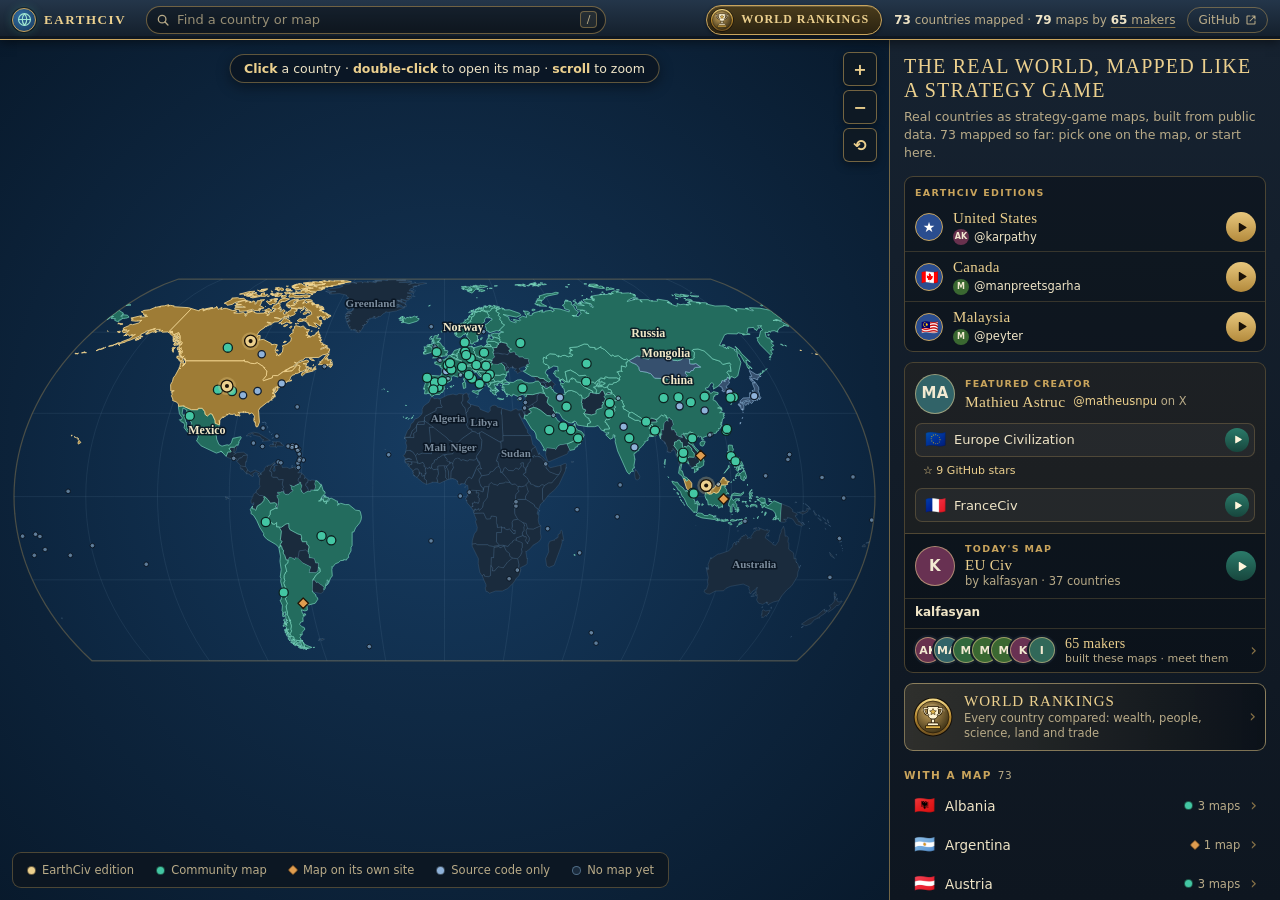
<file: web/index.html>
<!doctype html>
<html lang="en" data-default-country="us" data-home="world">
<head>
  <meta charset="utf-8">
  <meta name="viewport" content="width=device-width, initial-scale=1, viewport-fit=cover">
  <title>EarthCiv — The real world, mapped like a strategy game</title>
  <meta name="description" content="Explore every country in the world atlas, discover community-made maps, and see real cities, terrain, and economies through the lens of a strategy game.">
  <meta name="theme-color" content="#131e2a">
  <link rel="icon" type="image/svg+xml" href="data:image/svg+xml,%3Csvg xmlns='http://www.w3.org/2000/svg' viewBox='0 0 64 64'%3E%3Ccircle cx='32' cy='32' r='31' fill='%23120d06'/%3E%3Ccircle cx='32' cy='32' r='29' fill='%23c9a45c'/%3E%3Ccircle cx='32' cy='32' r='24' fill='%232a4d8f'/%3E%3Cpath fill='%23f8f0d8' d='M32 14l4.9 11.3 12.2 1.1-9.3 8.1 2.8 12-10.6-6.4-10.6 6.4 2.8-12-9.3-8.1 12.2-1.1z'/%3E%3C/svg%3E">
  <!-- This deployment opens on the world map (data-home="world": js/app/home.js, js/ext/ports/), where any country can
       be clicked. The editions live at ?country=us and ?country=ca; data-default-country names the edition that old
       links without ?country= (such as /#city=35620) still open (js/app/edition-index.js). Without data-home the page opens
       on that edition. The deployment build also adds public preview pages for shared map views.
       No canonical link here: this one file serves every view, so app/home.js gives each view its own (og:url for the
       world map, ?country=<id> for an edition), and the build writes robots.txt and sitemap.xml from og:url too. -->
  <meta property="og:type" content="website">
  <meta property="og:site_name" content="EarthCiv">
  <meta property="og:title" content="EarthCiv — The real world, mapped like a strategy game">
  <meta property="og:description" content="Explore every country in the world atlas, discover community-made maps, and see real cities, terrain, and economies through the lens of a strategy game.">
  <meta property="og:url" content="https://earthciv.org/">
  <meta property="og:image" content="https://earthciv.org/og-world.jpg">
  <meta property="og:image:width" content="1200">
  <meta property="og:image:height" content="630">
  <meta property="og:image:alt" content="The EarthCiv world atlas with country borders and markers for community maps">
  <meta name="twitter:card" content="summary_large_image">
  <meta name="twitter:title" content="EarthCiv — The real world, mapped like a strategy game">
  <meta name="twitter:description" content="Explore every country in the world atlas and discover strategy-game maps built from real-world data.">
  <meta name="twitter:image" content="https://earthciv.org/og-world.jpg">
  <meta name="twitter:image:alt" content="The EarthCiv world atlas with country borders and markers for community maps">
  <link rel="stylesheet" href="css/style.css?v=20261127b">
</head>
<body>
  <header id="topbar">
    <div class="country-switcher" role="group" aria-label="Map switcher">
      <div class="brand">
        <select id="country-picker" class="map-picker" aria-label="Switch map" title="Switch map"></select>
      </div>
    </div>
    <div id="yields" class="yields" aria-label="National yields"></div>
    <div class="spacer"></div>
    <div class="search" role="search">
      <span class="search-ic" aria-hidden="true"></span>
      <input id="search-input" type="search" placeholder="Search cities &amp; states" autocomplete="off" spellcheck="false"
        role="combobox" aria-autocomplete="list" aria-expanded="false" aria-controls="search-results" aria-label="Search cities and states (/ or Ctrl K)">
      <kbd class="search-kbd" aria-hidden="true">/</kbd>
      <button type="button" class="icon-btn search-close" aria-label="Close search"></button>
    </div>
    <div id="turn" class="turn"></div>
    <button id="btn-menu" class="btn btn-icon tb-menu-btn" type="button" aria-label="Menu: Advisors, Share, Help, Almanac"
      aria-haspopup="true" aria-expanded="false" aria-controls="tb-buttons"></button>
    <div class="tb-buttons" id="tb-buttons">
      <button id="btn-share" class="btn" aria-haspopup="dialog" aria-expanded="false" aria-label="Share this view" title="Share: copy a link or download an image"></button>
      <button id="btn-help" class="btn btn-icon" aria-label="Keyboard and mouse help" title="Help (?)"></button>
      <button id="btn-pedia" class="btn" aria-label="Open the Almanac" title="What every number means and where it comes from"></button>
    </div>
  </header>

  <canvas id="map" role="img" aria-label="Hex map of the contiguous United States"></canvas>

  <div id="tooltip" class="tooltip" hidden></div>
  <aside id="city-panel" class="panel" hidden role="region" aria-label="Details"></aside>

  <div id="lens-area">
    <!-- Phones and other small touch screens: back to the whole map, and the minimap on demand. -->
    <div class="map-ctrls">
      <button id="btn-home" class="panel map-ctrl" type="button" aria-label="Show the whole map" title="Show the whole map"></button>
      <button id="btn-minimap" class="panel map-ctrl minimap-toggle" aria-pressed="false" aria-controls="minimap-wrap" aria-label="Show the minimap"></button>
    </div>
    <div id="lens-picker" class="panel lens-picker" hidden role="dialog" aria-label="Choose a lens"></div>
    <div id="legend" class="panel legend" hidden role="group" aria-label="Lens legend"></div>
    <div id="lens-dock" class="panel lens-dock" role="toolbar" aria-label="Map lenses">
      <button id="btn-res" class="lens-btn res-toggle" aria-pressed="true" aria-label="Resources on tiles (R)" title="Show or hide resources on tiles (R)" hidden></button>
      <div id="lens-quick" class="lens-quick"></div>
      <button id="btn-lenses" class="lens-btn lens-more" aria-haspopup="dialog" aria-expanded="false" aria-controls="lens-picker"></button>
    </div>
  </div>

  <div id="minimap-wrap" class="panel"><canvas id="minimap" aria-label="Minimap: click to jump" role="img"></canvas></div>

  <div id="search-results" class="panel search-results" role="listbox" aria-label="Search results" hidden></div>
  <div id="share-pop" class="panel share-pop" role="dialog" aria-label="Share" hidden></div>
  <div id="yield-report" class="panel yield-report" role="dialog" aria-label="National report" tabindex="-1" hidden></div>
  <div id="toast" class="toast" role="status" aria-live="polite" hidden></div>
  <div id="announce" class="sr-only" aria-live="polite" aria-atomic="true"></div>

  <div id="pedia" class="modal" hidden>
    <div class="modal-card panel" role="dialog" aria-modal="true" aria-label="Almanac">
      <button class="close icon-btn" data-close aria-label="Close the Almanac">✕</button>
      <nav id="pedia-nav" aria-label="Almanac pages"></nav>
      <article id="pedia-body"></article>
    </div>
  </div>

  <div id="help" class="modal" hidden>
    <div class="help-card panel" role="dialog" aria-modal="true" aria-labelledby="help-title"></div>
  </div>

  <div id="loading">Surveying the land…</div>
  <script type="module" src="js/boot.js"></script>
</body>
</html>
</file>
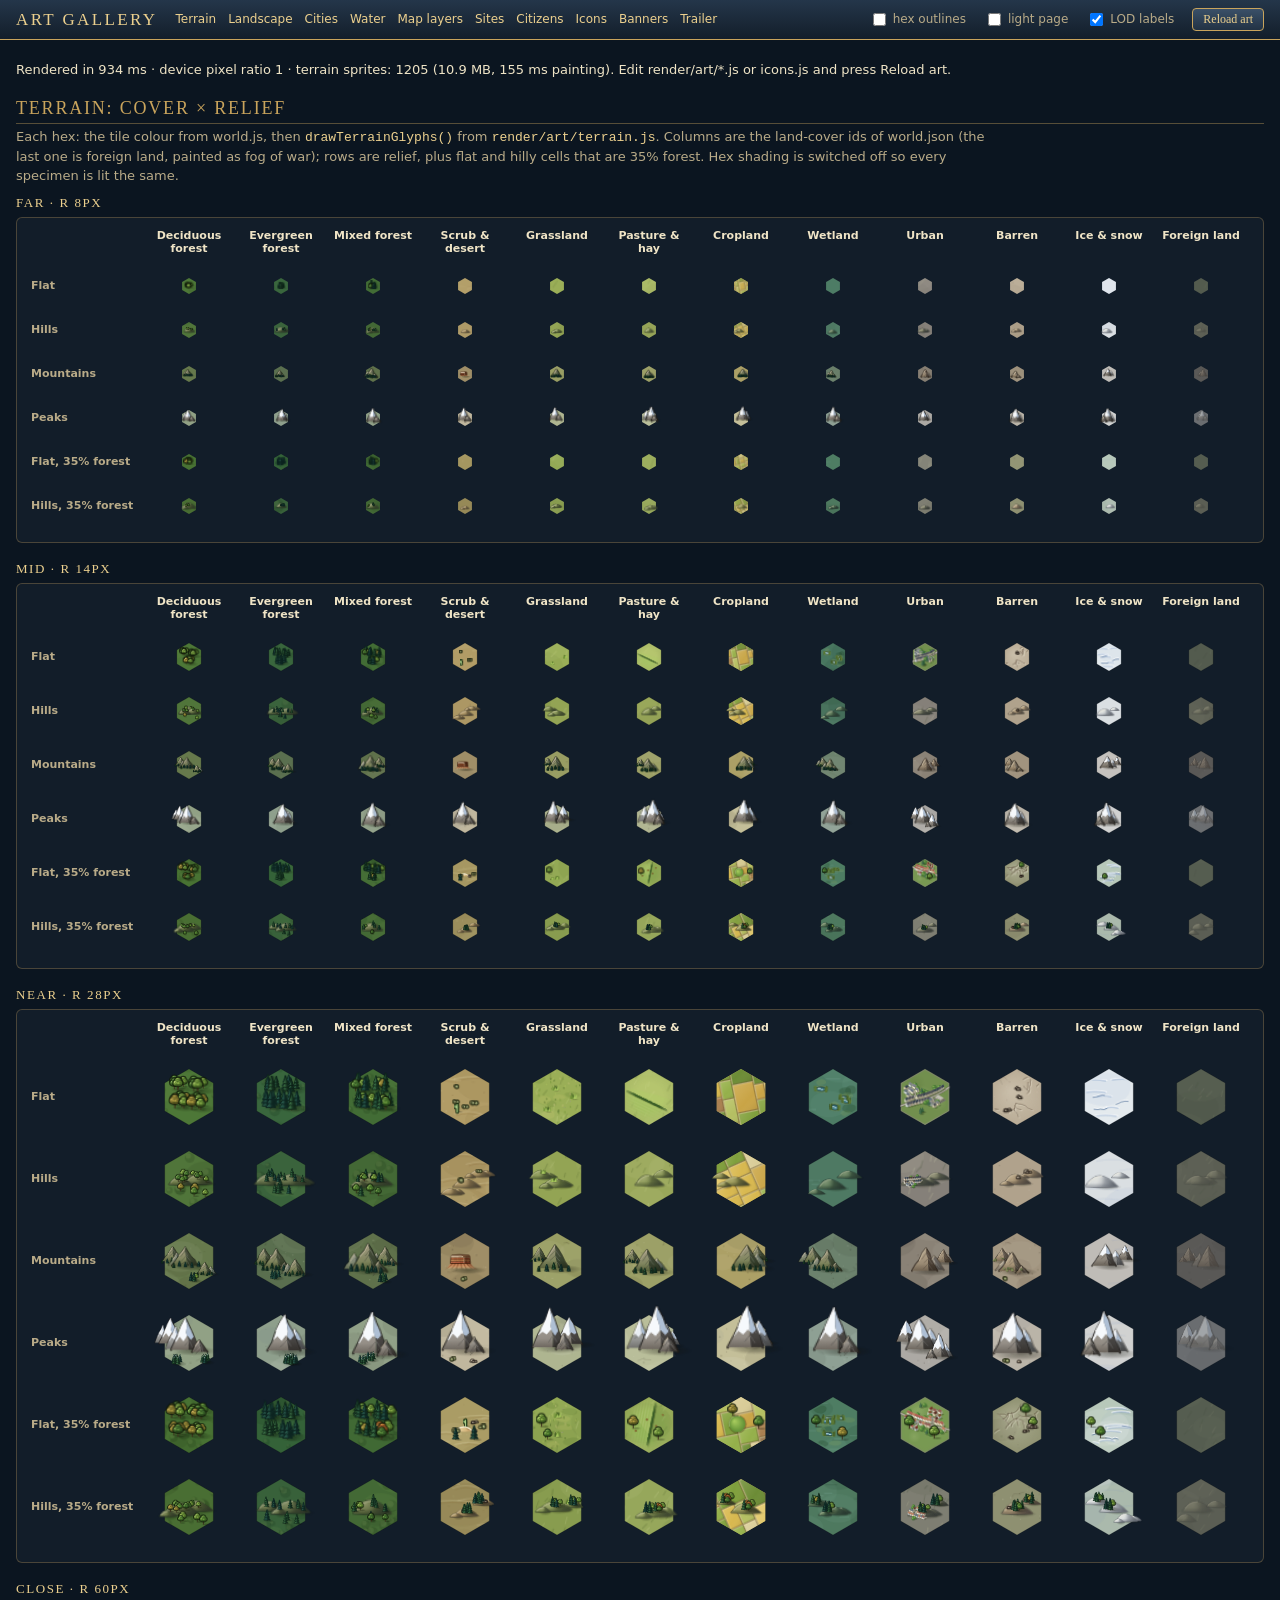
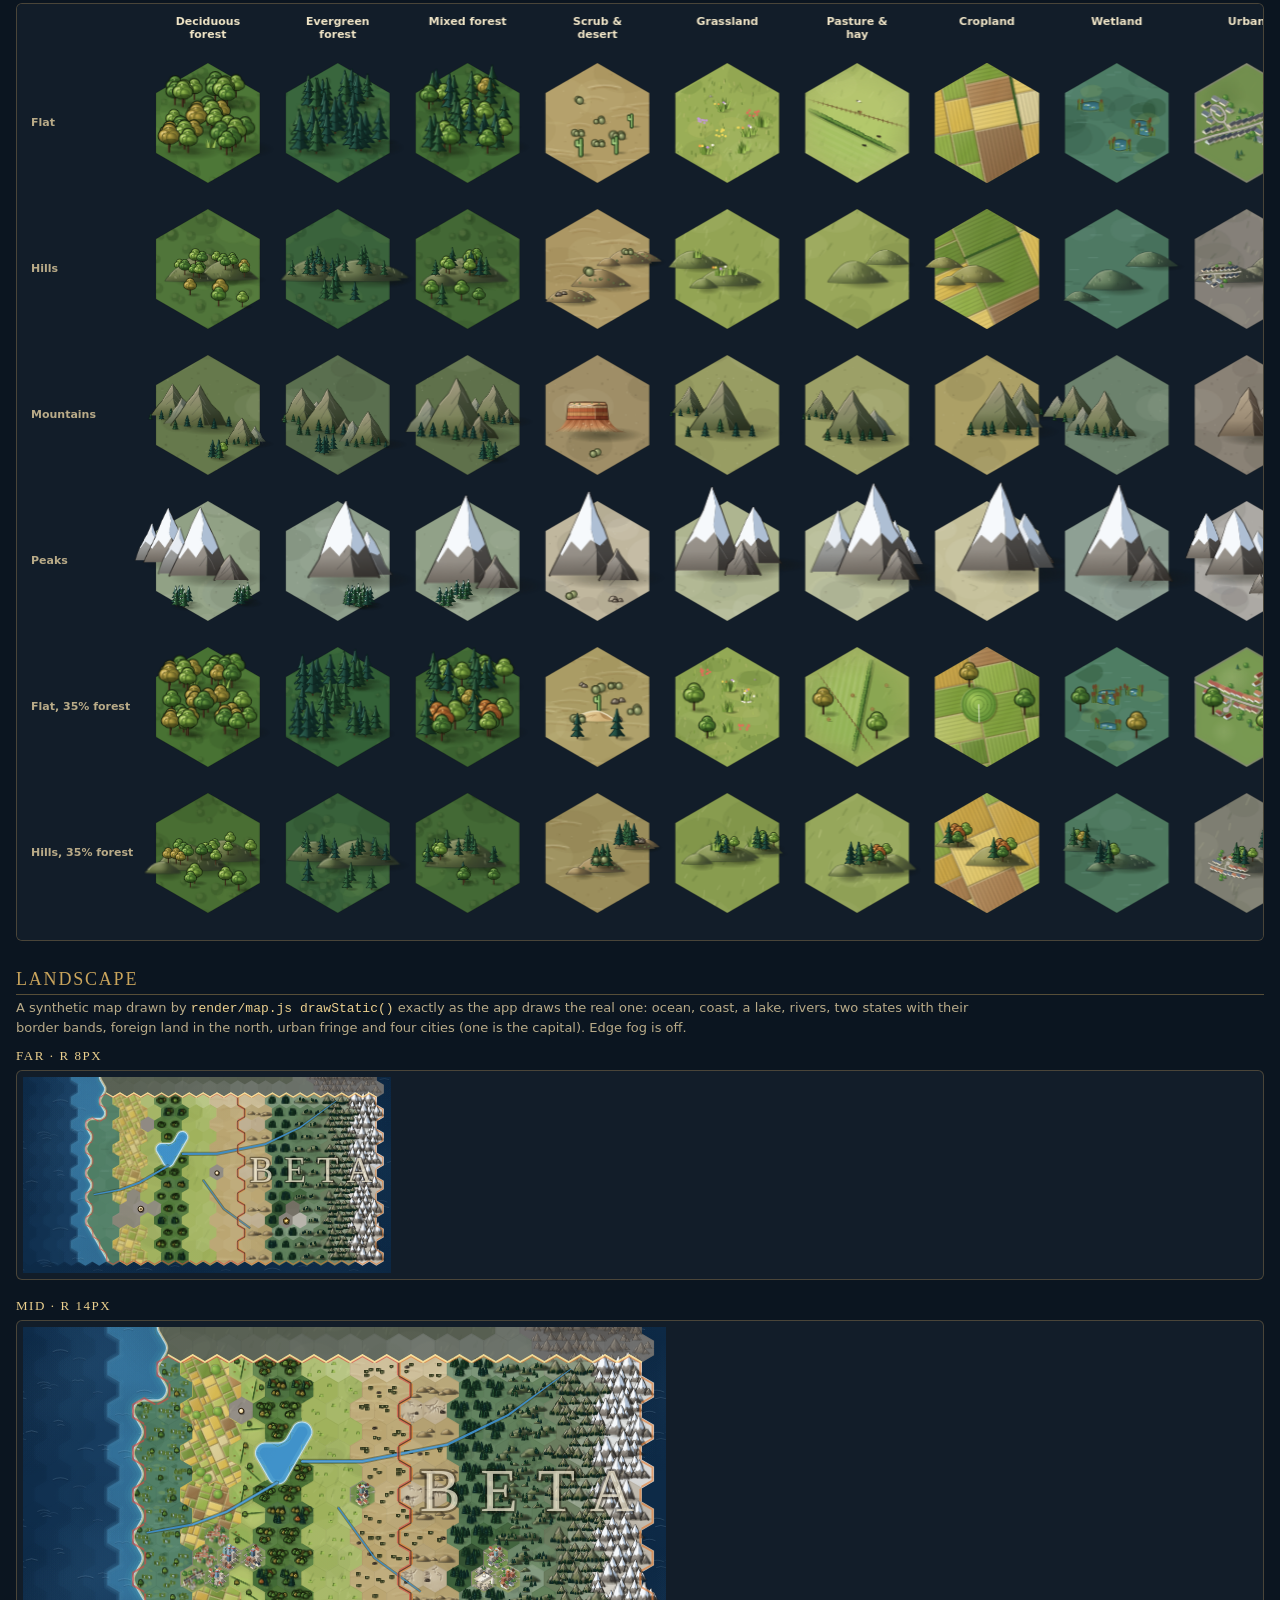
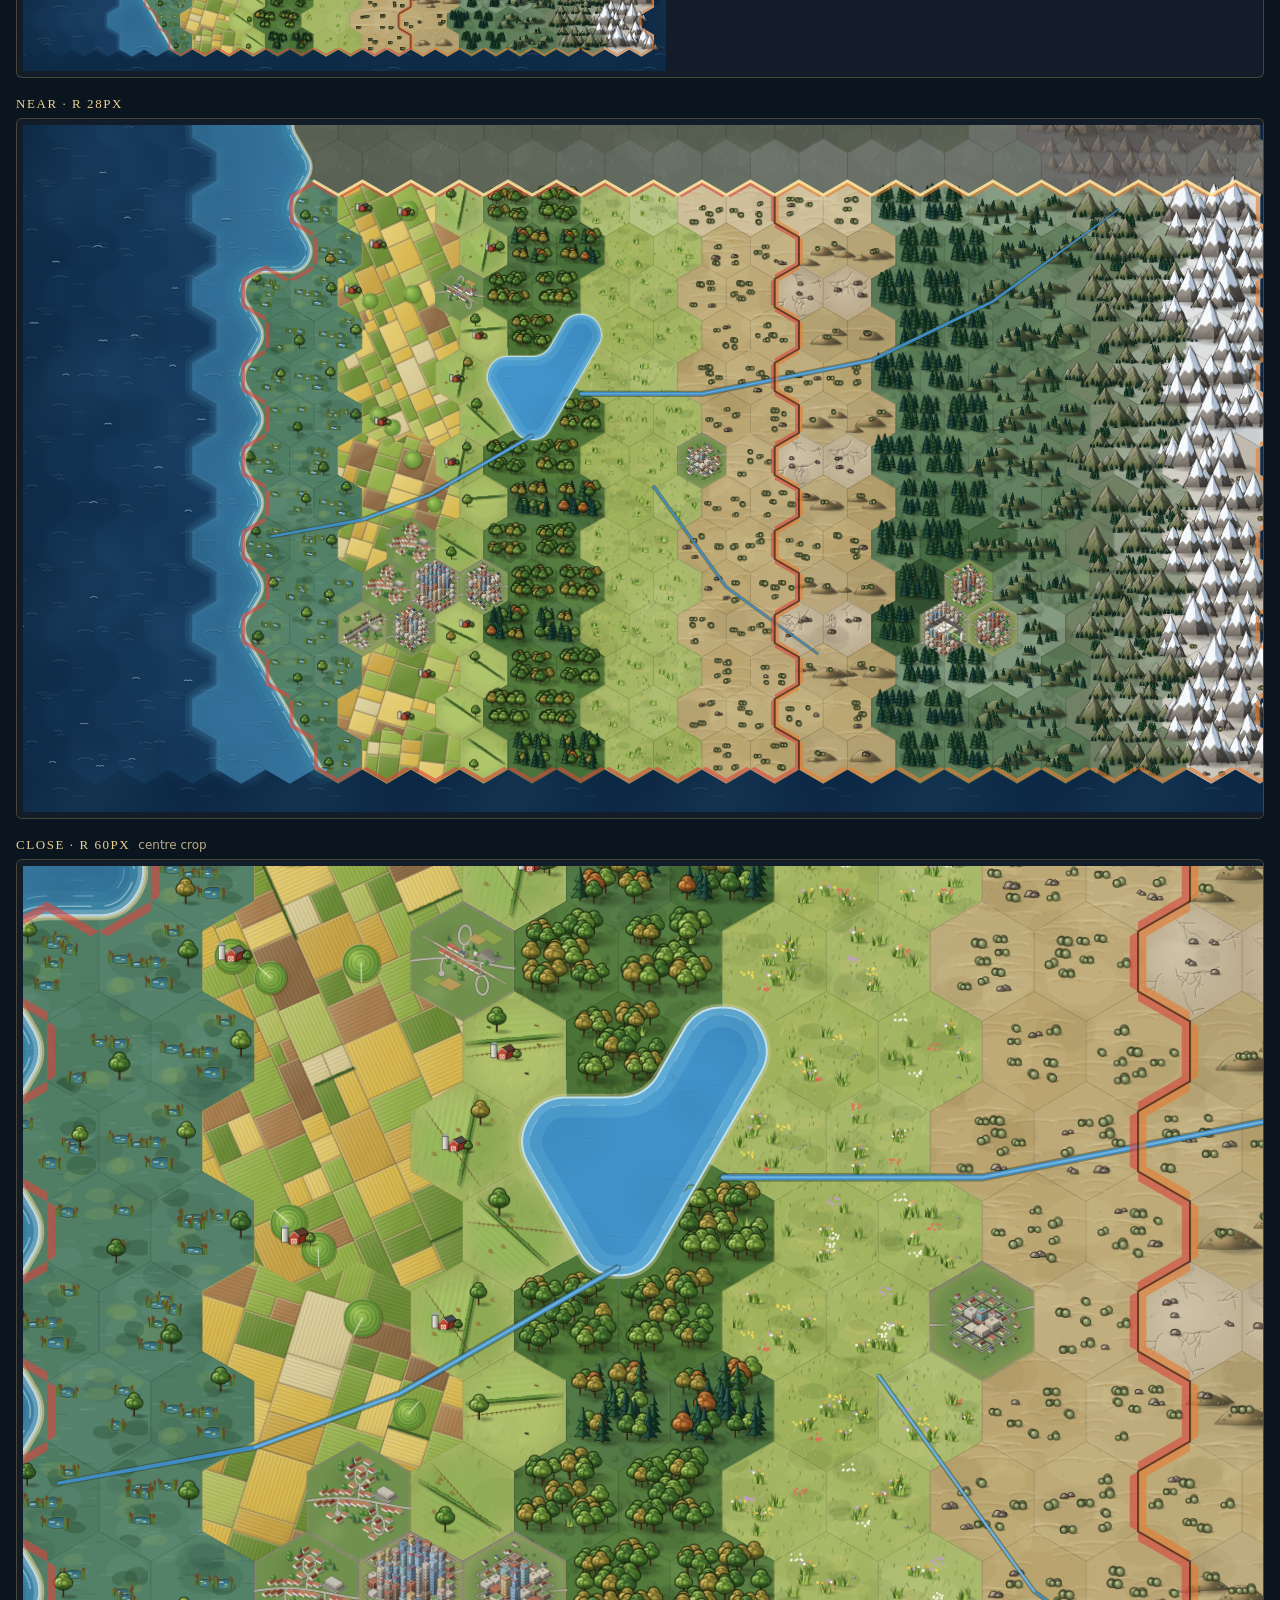
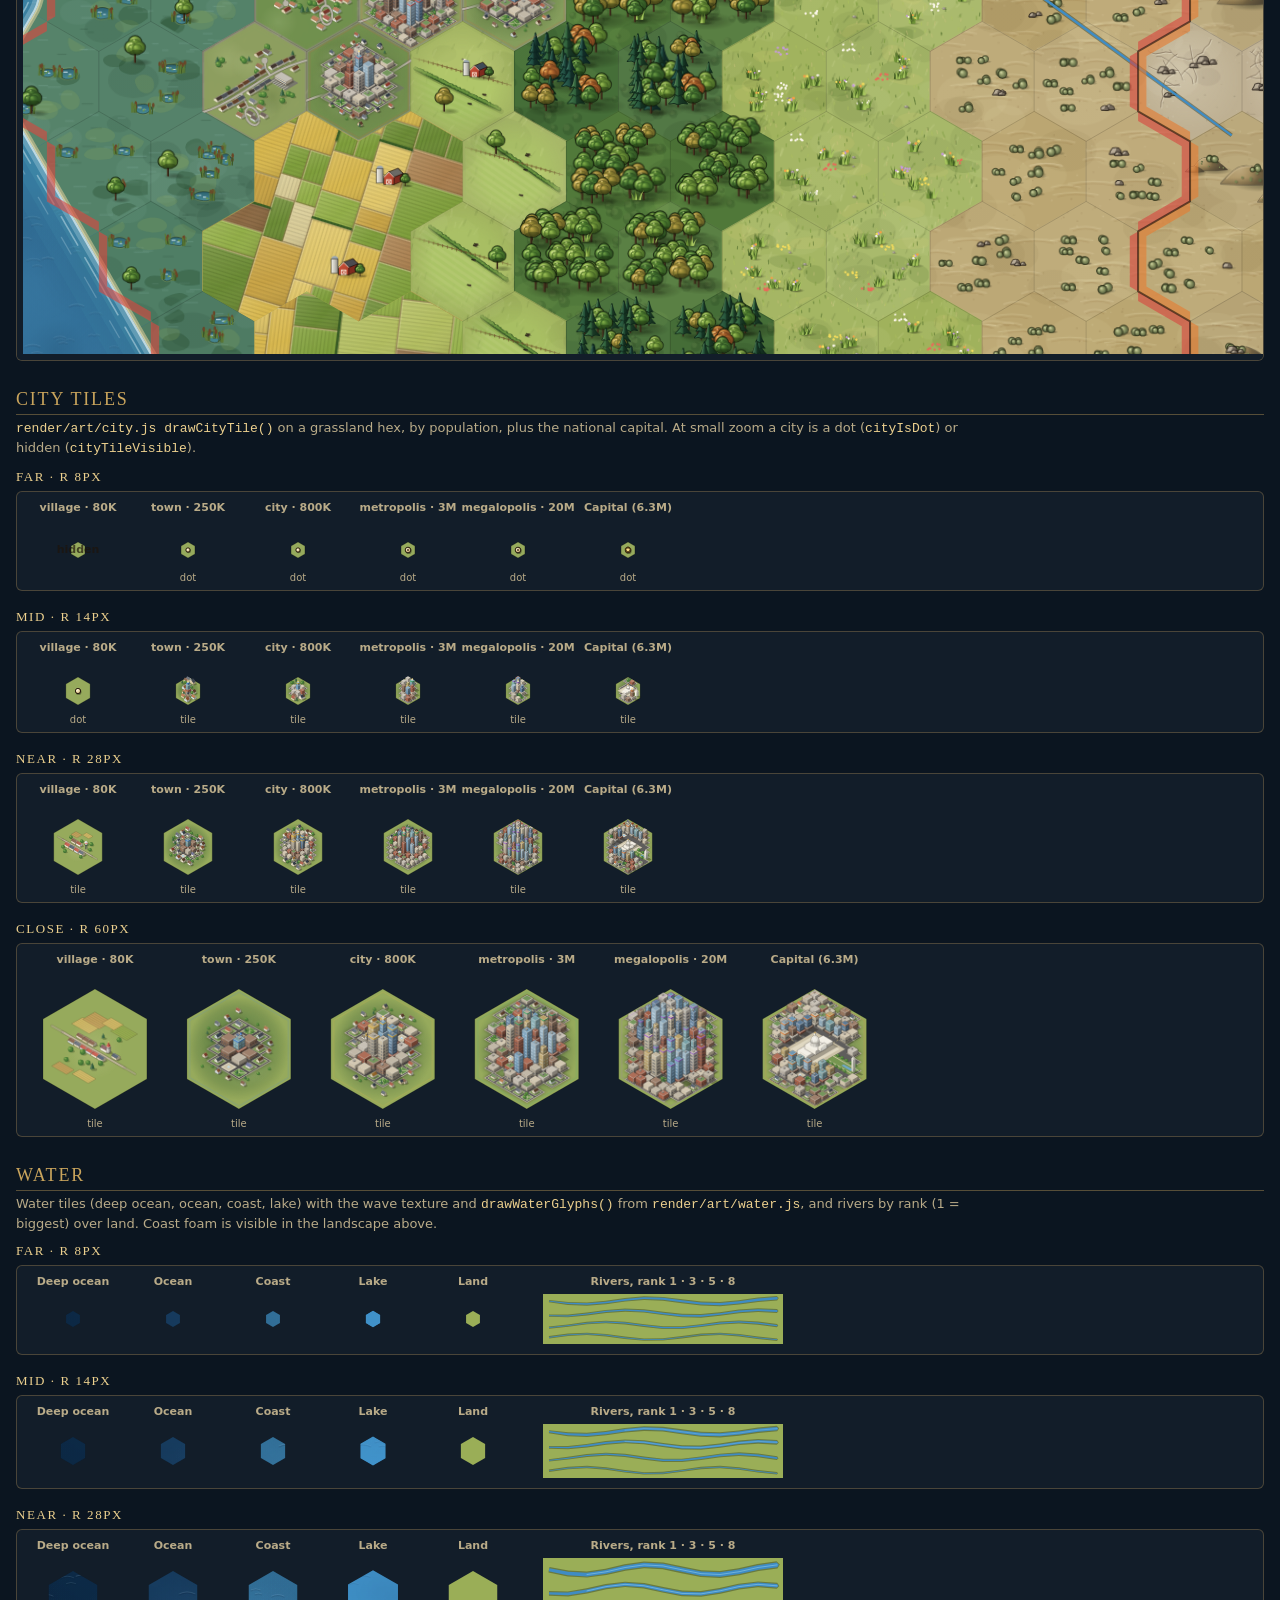
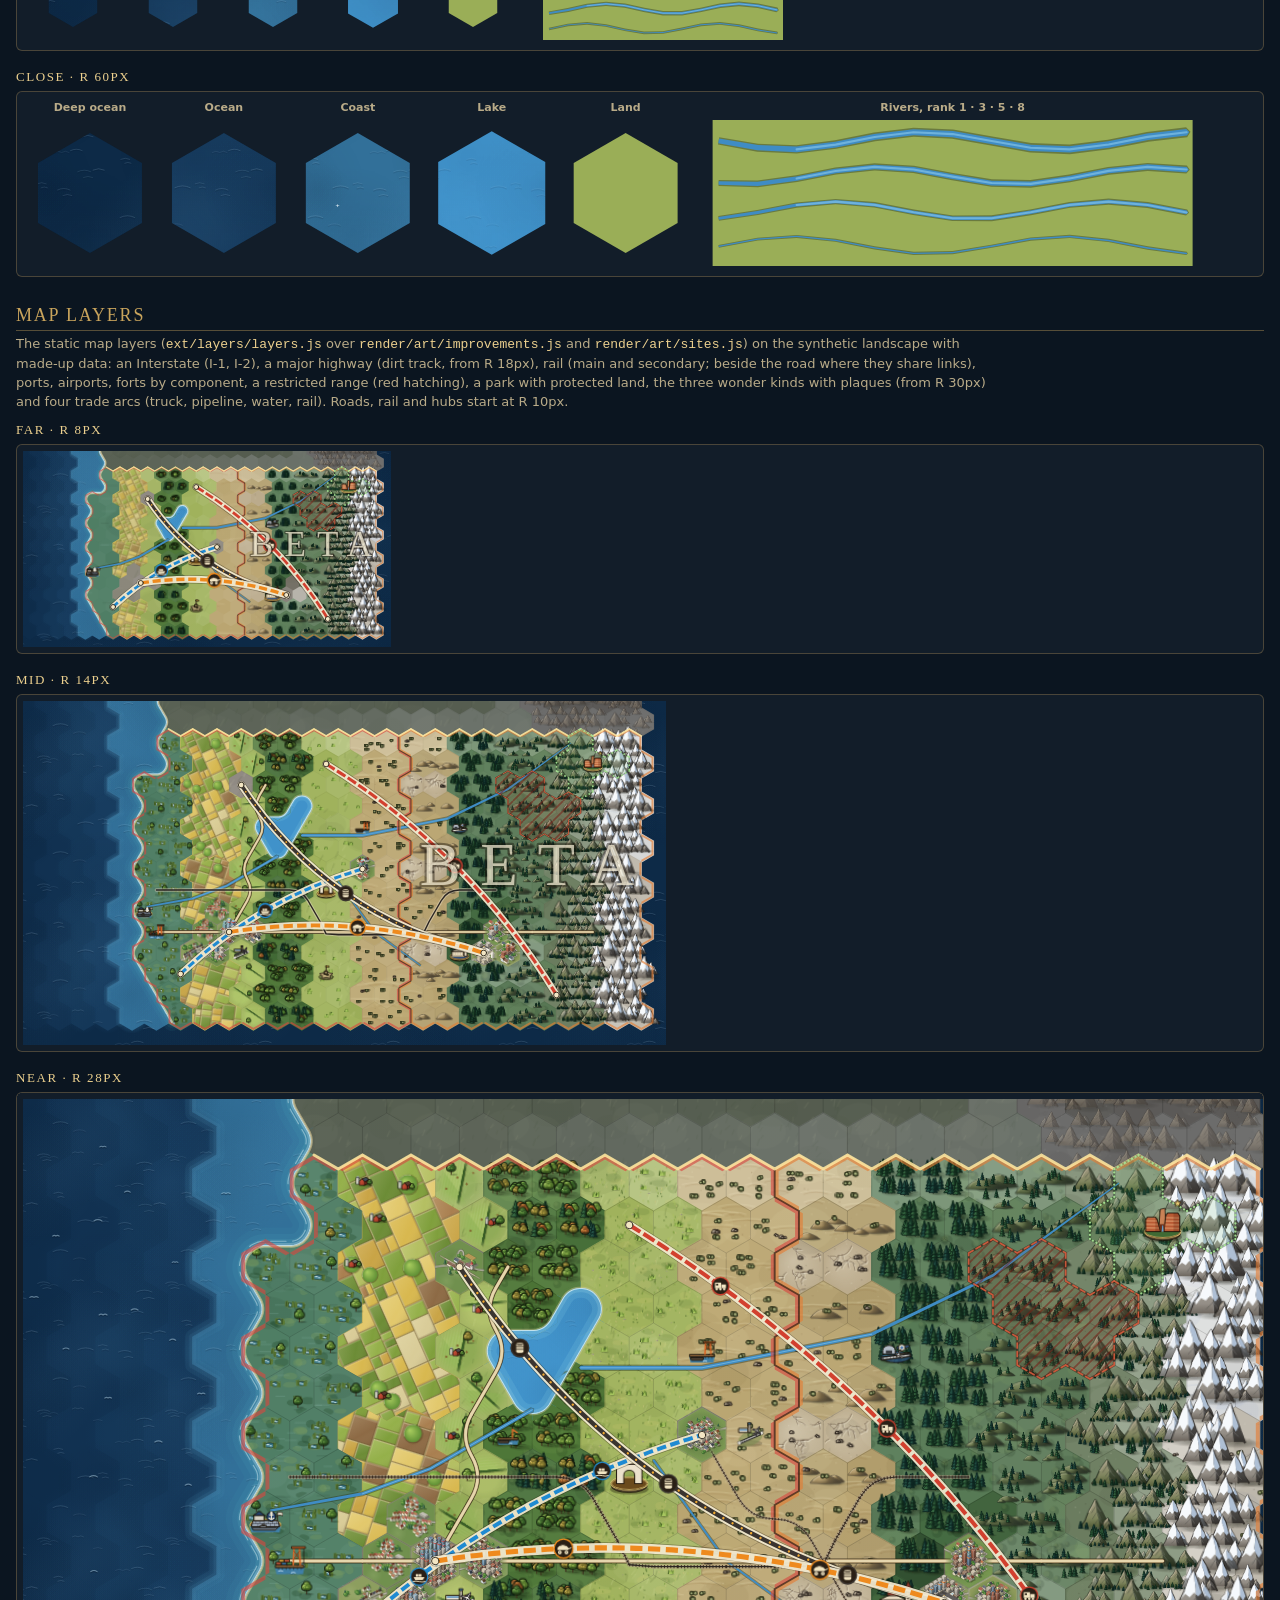
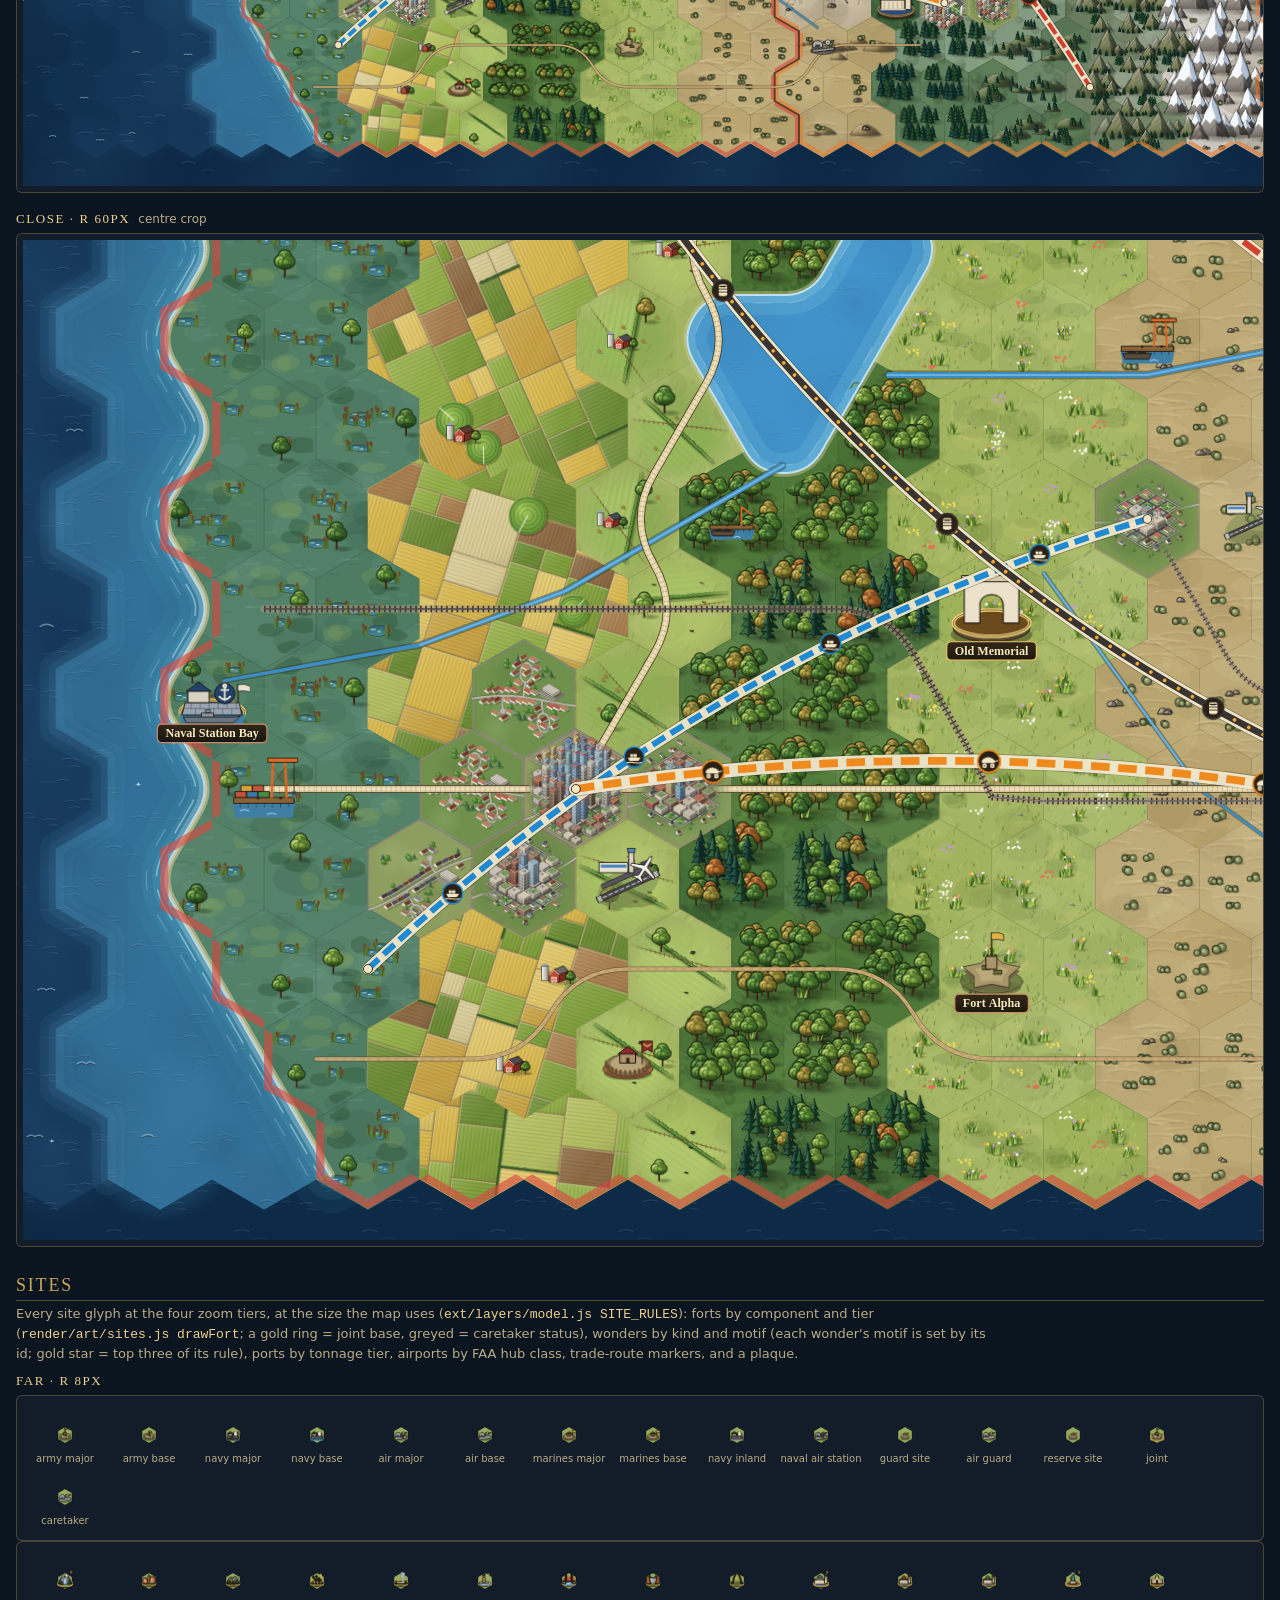
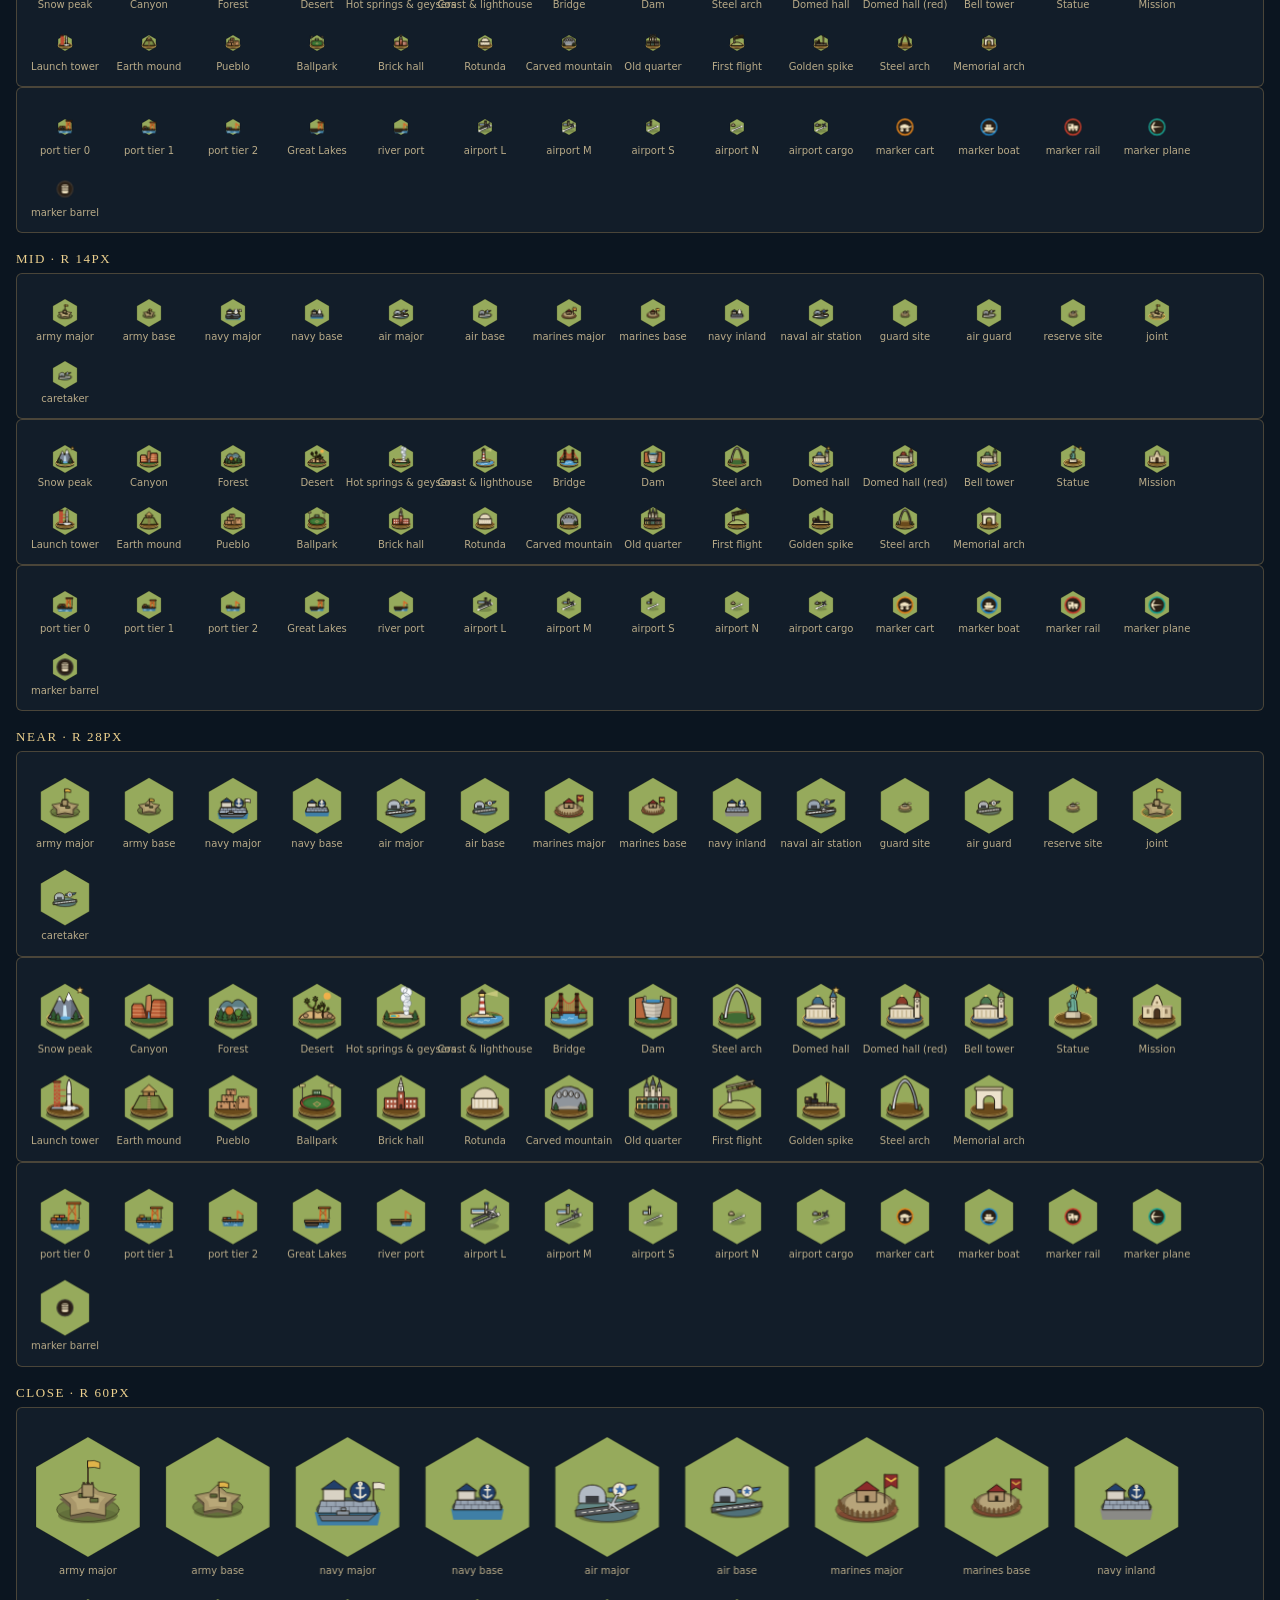
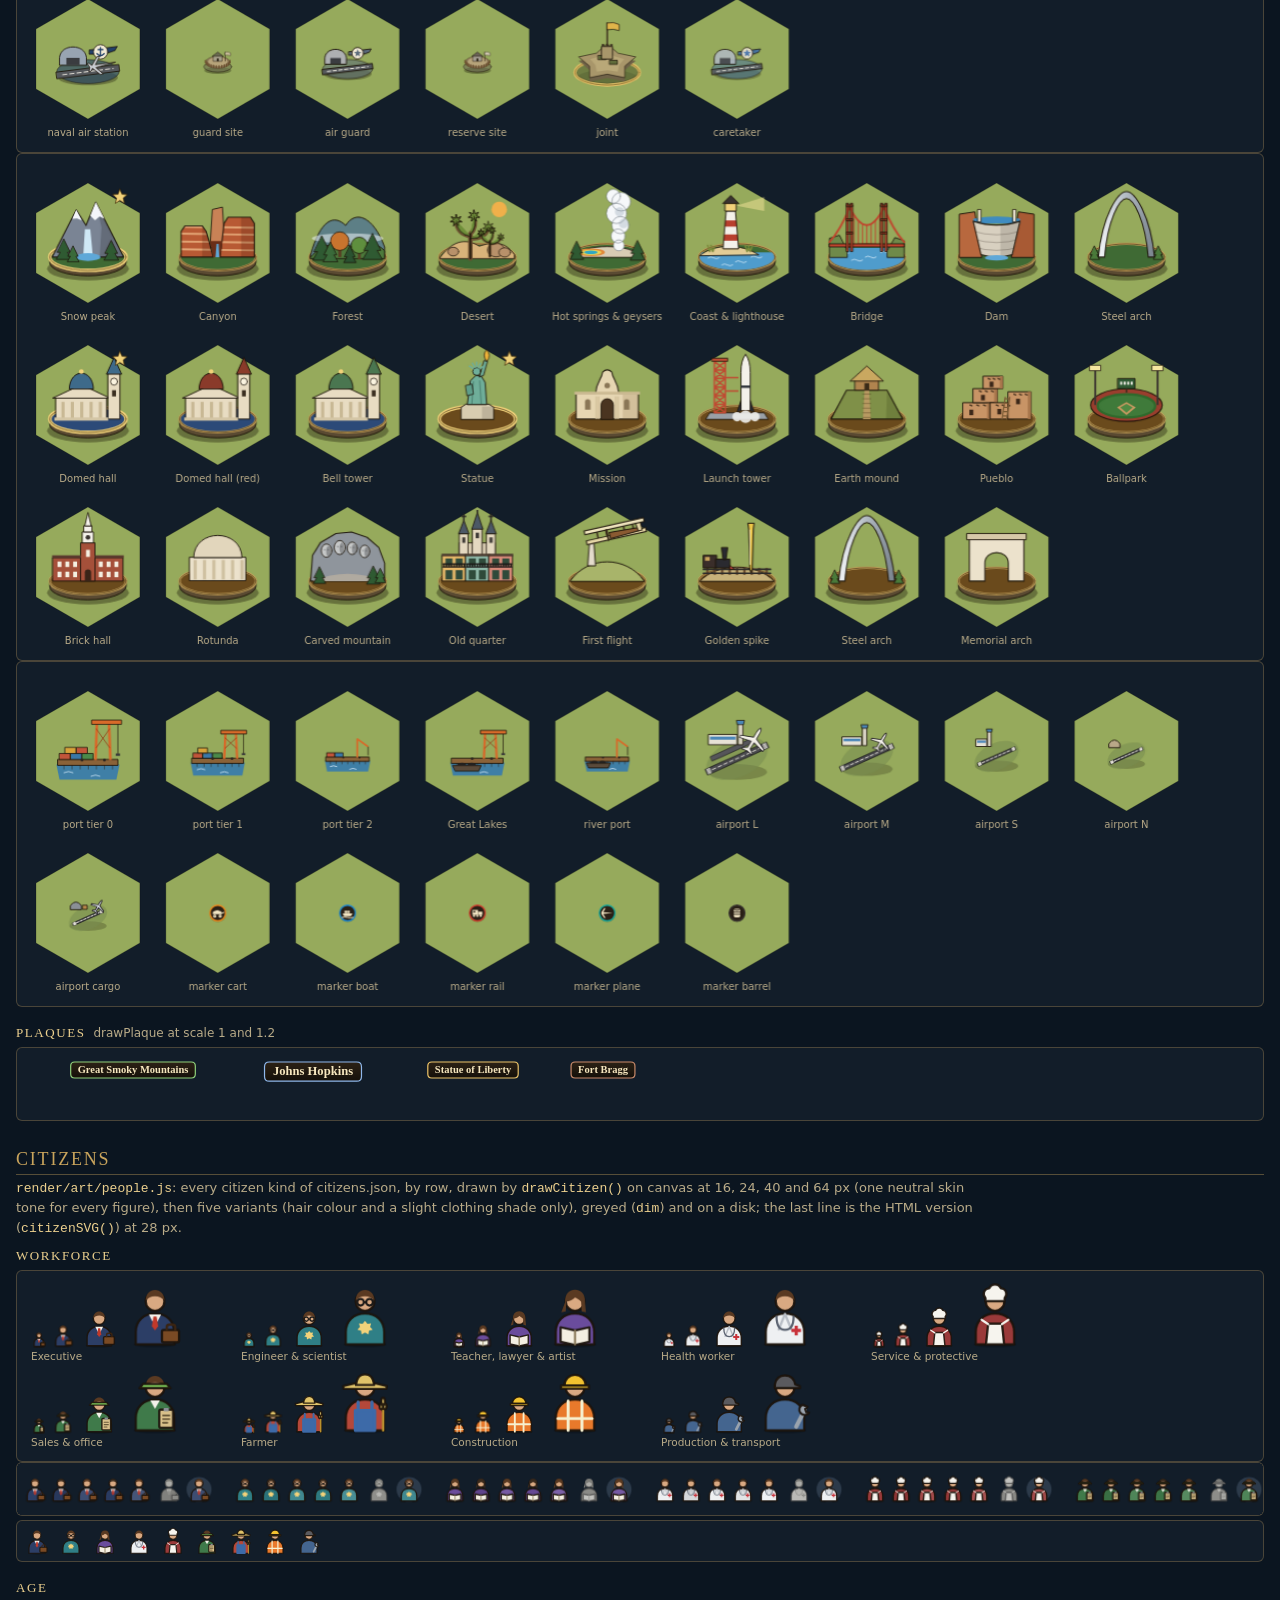
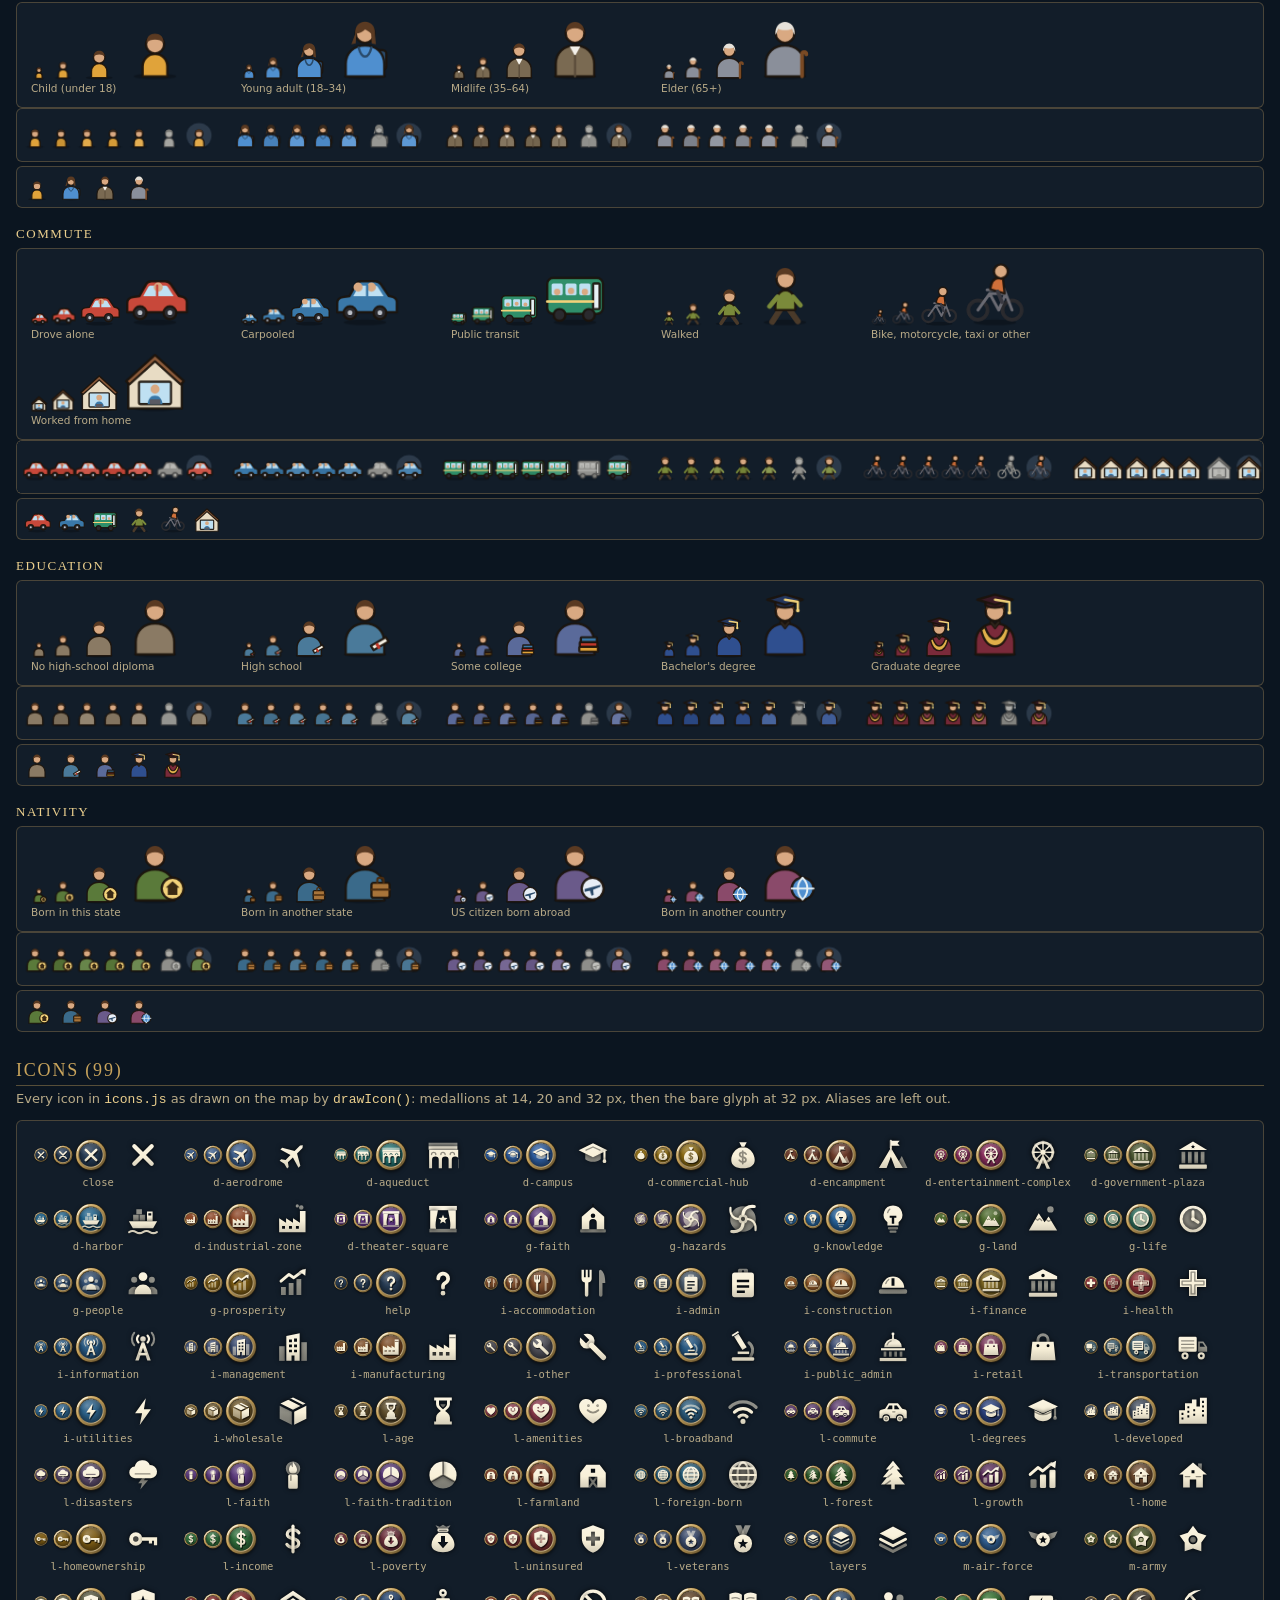
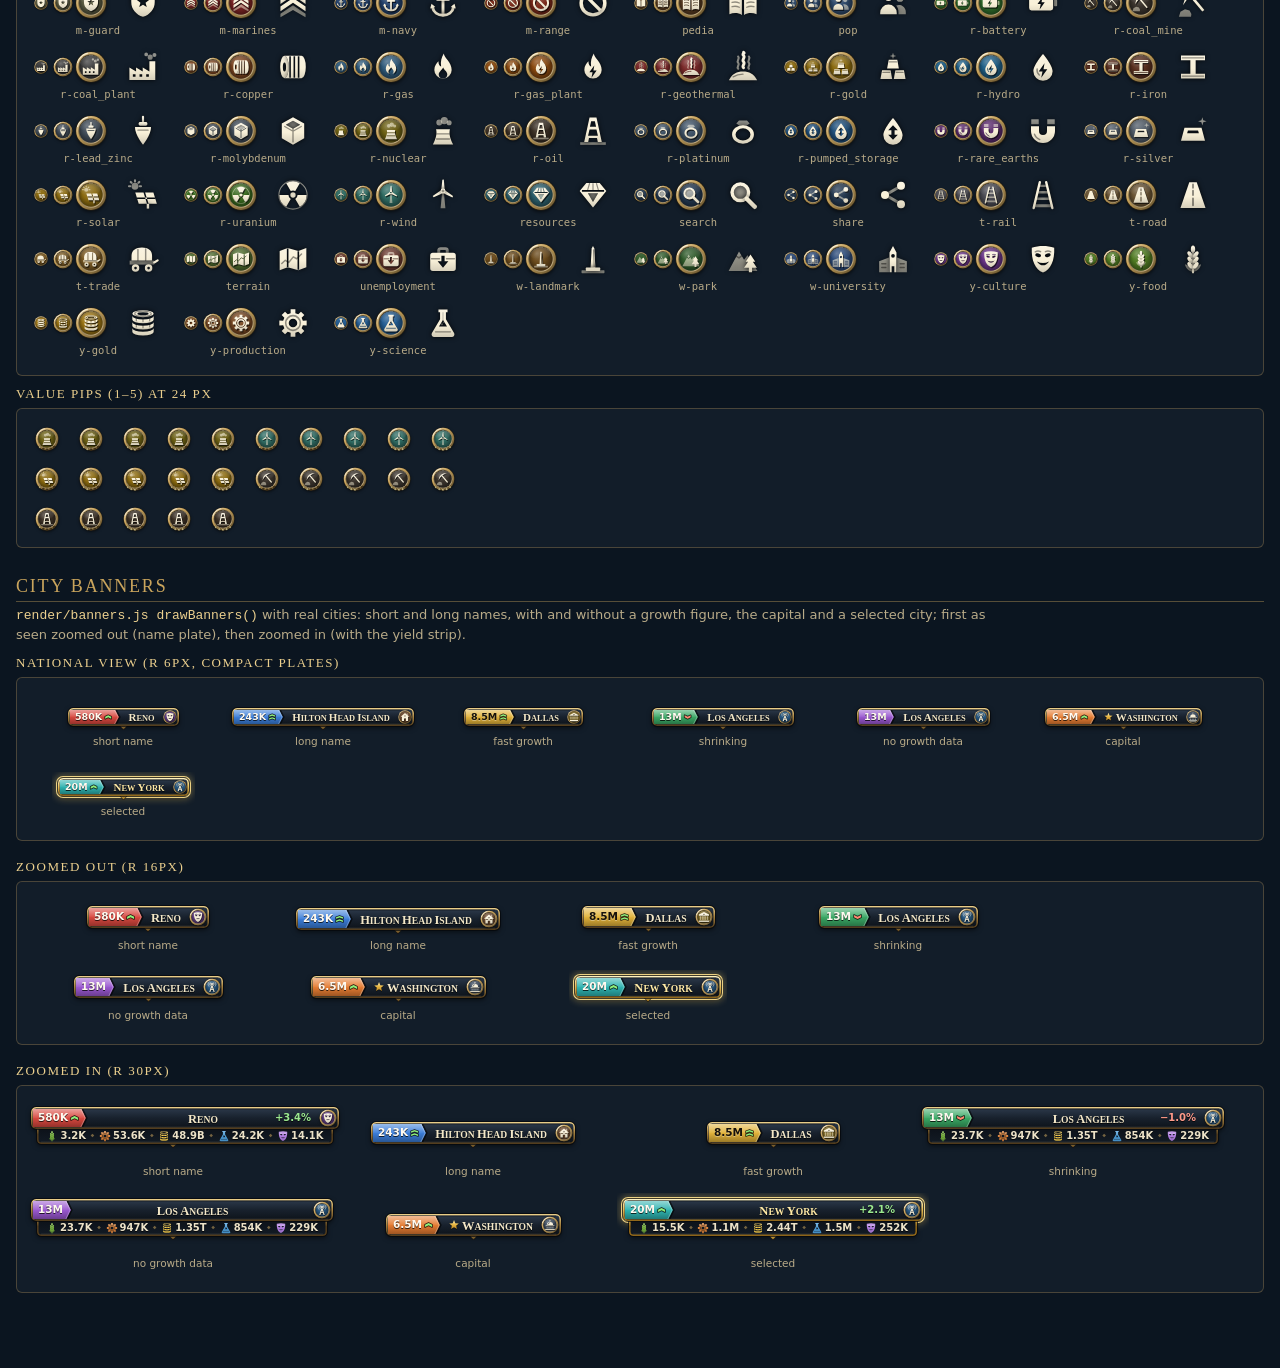
<file: web/dev/art.html>
<!doctype html>
<html lang="en">
<head>
  <meta charset="utf-8">
  <meta name="viewport" content="width=device-width, initial-scale=1">
  <title>Art gallery — United States atlas (dev)</title>
  <meta name="robots" content="noindex">
  <link rel="icon" href="data:,">
  <style>
    :root {
      --ink: #efe4c6; --ink-dim: #b9ab88; --gold: #c9a45c; --gold-bright: #ecd08e; --bg: #0b1520; --card: #121d29;
      --serif: "Palatino Linotype", Palatino, "Book Antiqua", Georgia, serif;
      --sans: -apple-system, "Segoe UI", system-ui, sans-serif;
    }
    * { box-sizing: border-box; }
    body { margin: 0; background: var(--bg); color: var(--ink); font: 13px/1.45 var(--sans); }
    body.light { --bg: #d9cfb8; --card: #e8dfcb; --ink: #2a2116; --ink-dim: #6b5d45; }
    header {
      position: sticky; top: 0; z-index: 5; display: flex; flex-wrap: wrap; align-items: center; gap: 8px 18px; padding: 8px 16px;
      background: linear-gradient(180deg, #24364a, #131e2a); border-bottom: 1px solid var(--gold); color: #efe4c6;
    }
    header h1 { margin: 0; font: normal 17px var(--serif); letter-spacing: .14em; text-transform: uppercase; color: var(--gold-bright); }
    header nav { display: flex; flex-wrap: wrap; gap: 4px 12px; }
    header a { color: var(--gold-bright); text-decoration: none; font-size: 12px; }
    header a:hover { text-decoration: underline; }
    header label { font-size: 12px; color: #b9ab88; display: inline-flex; align-items: center; gap: 4px; cursor: pointer; }
    header .spacer { flex: 1; }
    header button { font: 12px var(--serif); color: var(--gold-bright); background: linear-gradient(180deg, #3a5068, #223244); border: 1px solid var(--gold); border-radius: 4px; padding: 3px 10px; cursor: pointer; }
    main { padding: 8px 16px 60px; }
    section { margin: 18px 0 28px; }
    section > h2 { margin: 0 0 4px; font: normal 18px var(--serif); letter-spacing: .1em; text-transform: uppercase; color: var(--gold); border-bottom: 1px solid rgba(201,164,92,.4); padding-bottom: 4px; }
    section > p { margin: 4px 0 10px; color: var(--ink-dim); max-width: 980px; }
    .tier { margin: 10px 0 18px; }
    .tier h3 { margin: 0 0 6px; font: normal 13px var(--serif); letter-spacing: .12em; text-transform: uppercase; color: var(--gold-bright); }
    body.light .tier h3 { color: #7a5a1c; }
    .tier h3 .muted { color: var(--ink-dim); font: 12px var(--sans); letter-spacing: 0; text-transform: none; margin-left: 8px; }
    .scroll { overflow-x: auto; background: var(--card); border: 1px solid rgba(201,164,92,.3); border-radius: 6px; padding: 6px; }
    canvas { display: block; }
    .err { color: #f08a6a; }
    code { color: var(--gold-bright); }
    body.light code { color: #7a5a1c; }
  </style>
</head>
<body>
  <header>
    <h1>Art gallery</h1>
    <nav>
      <a href="#terrain">Terrain</a><a href="#scene">Landscape</a><a href="#cities">Cities</a><a href="#water">Water</a>
      <a href="#layers">Map layers</a><a href="#sites">Sites</a><a href="#citizens">Citizens</a>
      <a href="#icons">Icons</a><a href="#banners">Banners</a><a href="trailer.html">Trailer</a>
    </nav>
    <span class="spacer"></span>
    <label><input type="checkbox" id="opt-outline"> hex outlines</label>
    <label><input type="checkbox" id="opt-light"> light page</label>
    <label><input type="checkbox" id="opt-lod" checked> LOD labels</label>
    <button id="btn-reload" title="Reload the page (re-imports the art modules)">Reload art</button>
  </header>
  <main id="gallery">
    <p class="muted" id="status">Rendering…</p>
  </main>
  <script type="module" src="gallery.js"></script>
</body>
</html>
</file>
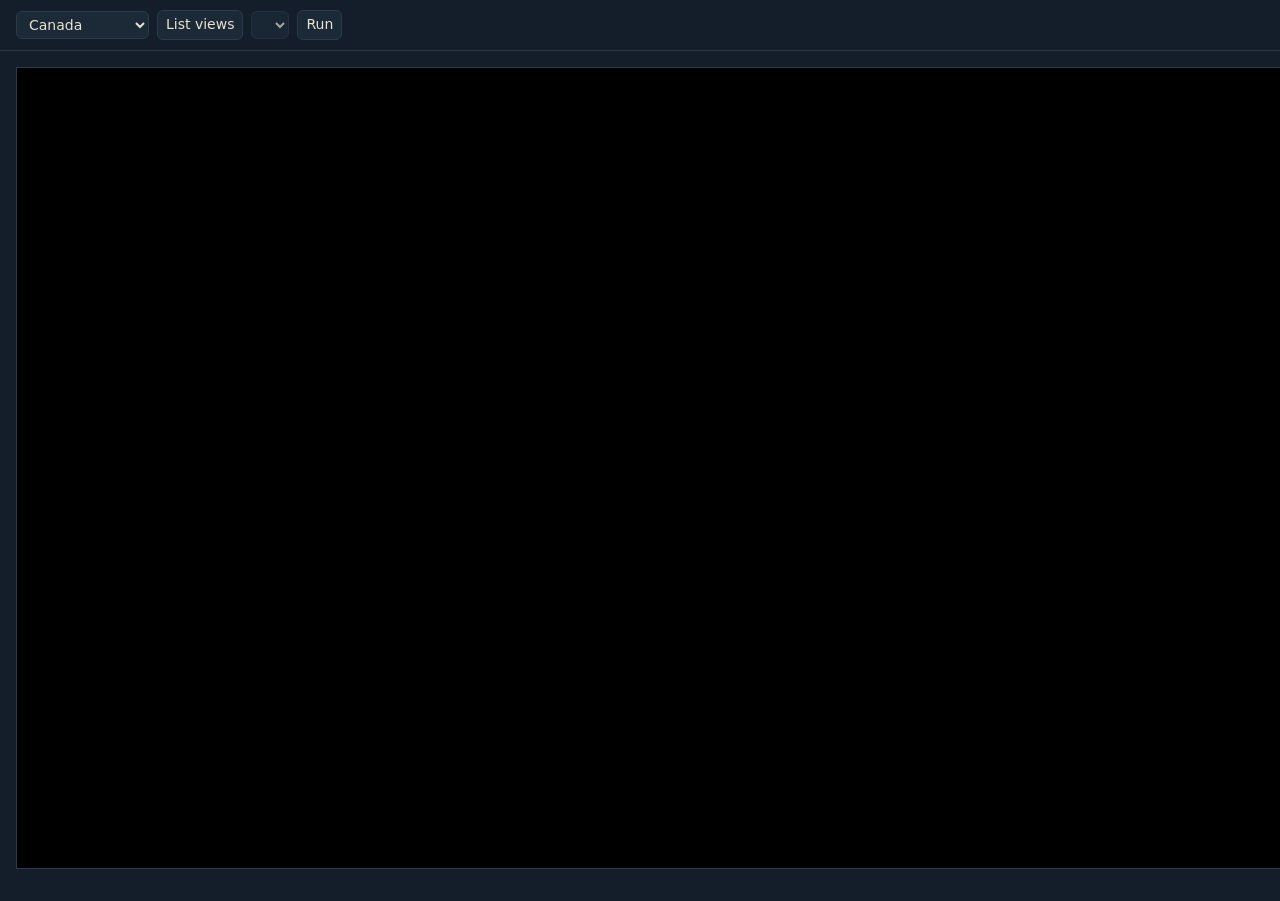
<file: web/dev/snap.html>
<!doctype html>
<html lang="en">
<head>
  <meta charset="utf-8">
  <meta name="viewport" content="width=device-width, initial-scale=1">
  <title>Harness views</title>
  <style>
    :root { color-scheme: dark; --bg: #131e2a; --fg: #e8e2d0; --muted: #9aa6b2; --line: #2b3a4a; }
    body { margin: 0; background: var(--bg); color: var(--fg); font: 14px/1.4 system-ui, sans-serif; }
    header { display: flex; flex-wrap: wrap; gap: 8px; align-items: center; padding: 10px 16px; border-bottom: 1px solid var(--line); }
    select, button { font: inherit; background: #1c2a38; color: var(--fg); border: 1px solid var(--line); border-radius: 6px; padding: 4px 8px; }
    main { display: flex; gap: 16px; padding: 16px; align-items: flex-start; flex-wrap: wrap; }
    iframe { border: 1px solid var(--line); background: #000; flex: none; }
    pre { margin: 0; flex: 1 1 320px; min-width: 0; max-height: 800px; overflow: auto; white-space: pre-wrap; color: var(--muted); }
  </style>
</head>
<body>
  <!-- A run by hand of the harness views (docs/HARNESS.md): pick an edition and a view; the app loads in the frame
       at the view's window size, its steps run, and what snap.js reads is shown beside it. -->
  <header>
    <select id="edition"><option value="ca">Canada</option><option value="us">United States</option></select>
    <button id="list">List views</button>
    <select id="view" disabled></select>
    <button id="run" disabled>Run</button>
    <span id="status"></span>
  </header>
  <main><iframe id="frame" width="1280" height="800" title="The app"></iframe><pre id="out"></pre></main>
  <script src="snap.js"></script>
  <script>
    const $ = (id) => document.getElementById(id);
    const SIZES = { desktop: [1280, 800], phone: [390, 844] };
    let views = [];
    const app = (hash = "") => `../index.html?country=${$("edition").value}${hash}`;
    function load(url, [w, h]) {
      const f = $("frame");
      f.width = w; f.height = h;
      return new Promise((resolve) => { f.onload = () => { __snap.instrument(f.contentWindow); resolve(f.contentWindow); }; f.src = url; });
    }
    $("list").onclick = async () => {
      $("status").textContent = "loading…";
      const win = await load(app(), SIZES.desktop);
      views = await __snap.views(win);
      $("view").innerHTML = views.map((v, k) => `<option value="${k}">${v.id}${v.note ? ` · ${v.note}` : ""}</option>`).join("");
      $("view").disabled = $("run").disabled = false;
      $("status").textContent = `${views.length} views`;
    };
    $("run").onclick = async () => {
      const v = views[$("view").value];
      $("status").textContent = `running ${v.id}…`;
      const win = await load(app(v.hash), SIZES[v.viewport]);
      try {
        await __snap.apply(win, v);
        await __snap.idle(win);
        const c = __snap.capture(win);
        $("out").textContent = `${c.title}\n${c.hash}\n\n${c.text}`;
        $("status").textContent = v.id;
      } catch (err) {
        $("status").textContent = `${v.id} failed: ${err.message}`;
      }
    };
  </script>
</body>
</html>
</file>
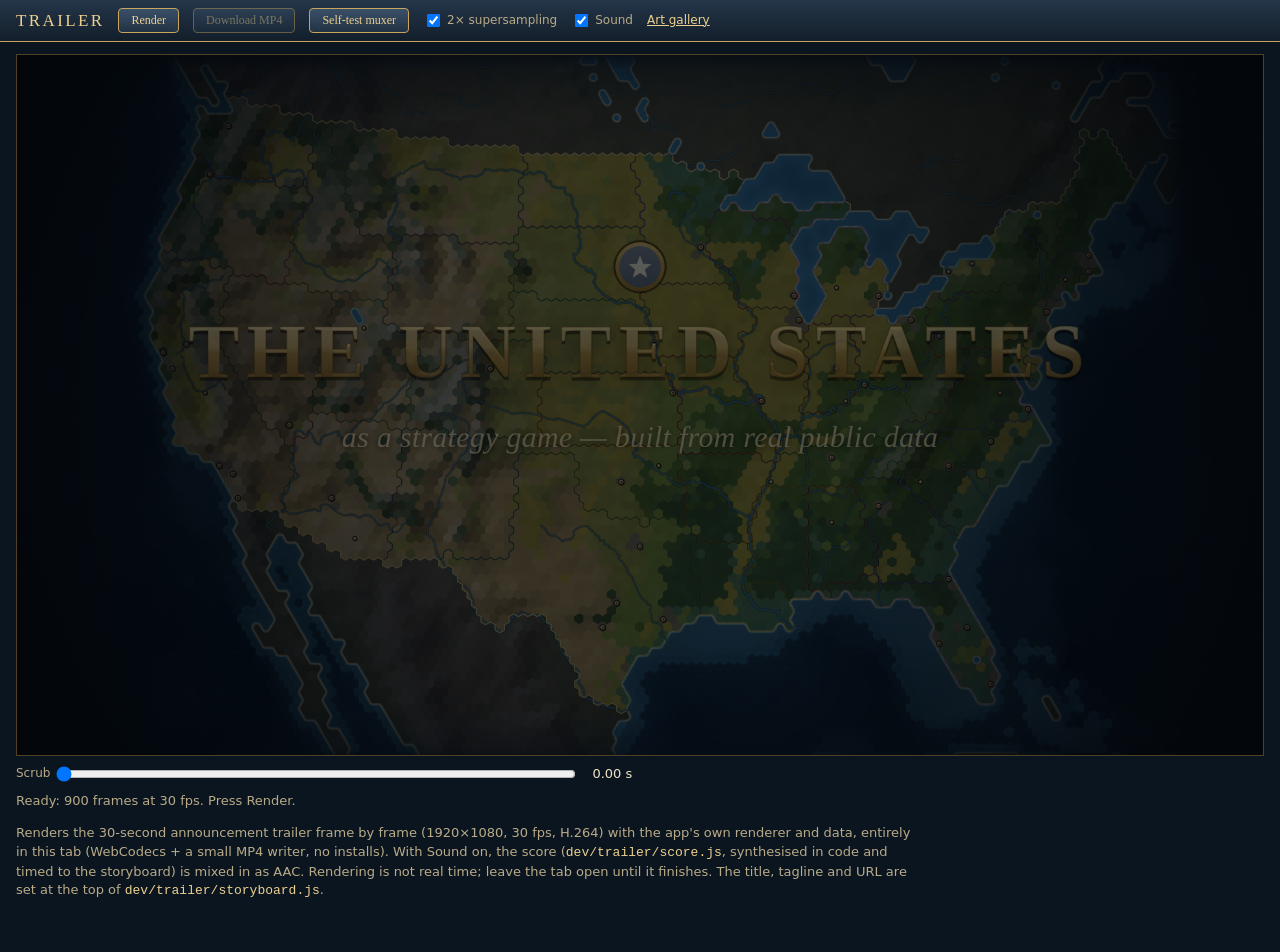
<file: web/dev/trailer.html>
<!doctype html>
<html lang="en">
<head>
  <meta charset="utf-8">
  <meta name="viewport" content="width=device-width, initial-scale=1">
  <title>Trailer renderer — United States atlas (dev)</title>
  <meta name="robots" content="noindex">
  <link rel="icon" href="data:,">
  <style>
    :root {
      --ink: #efe4c6; --ink-dim: #b9ab88; --gold: #c9a45c; --gold-bright: #ecd08e; --bg: #0b1520; --card: #121d29;
      --serif: "Palatino Linotype", Palatino, "Book Antiqua", Georgia, serif;
      --sans: -apple-system, "Segoe UI", system-ui, sans-serif;
    }
    * { box-sizing: border-box; }
    body { margin: 0; background: var(--bg); color: var(--ink); font: 13px/1.45 var(--sans); }
    header {
      position: sticky; top: 0; z-index: 5; display: flex; flex-wrap: wrap; align-items: center; gap: 8px 14px; padding: 8px 16px;
      background: linear-gradient(180deg, #24364a, #131e2a); border-bottom: 1px solid var(--gold);
    }
    header h1 { margin: 0; font: normal 17px var(--serif); letter-spacing: .14em; text-transform: uppercase; color: var(--gold-bright); }
    header a { color: var(--gold-bright); font-size: 12px; }
    button { font: 12px var(--serif); color: var(--gold-bright); background: linear-gradient(180deg, #3a5068, #223244); border: 1px solid var(--gold); border-radius: 4px; padding: 4px 12px; cursor: pointer; }
    button:disabled { opacity: .45; cursor: default; }
    label { font-size: 12px; color: var(--ink-dim); display: inline-flex; align-items: center; gap: 4px; }
    input[type=range] { width: min(520px, 60vw); }
    main { padding: 12px 16px 40px; }
    #preview { display: block; width: 100%; max-width: 1280px; height: auto; aspect-ratio: 16 / 9; background: #000; border: 1px solid rgba(201,164,92,.4); }
    #status { margin: 8px 0; color: var(--ink-dim); min-height: 1.4em; }
    #status.err { color: #f08a6a; }
    .row { display: flex; flex-wrap: wrap; align-items: center; gap: 8px 14px; margin: 8px 0; }
    p.note { color: var(--ink-dim); max-width: 900px; }
    code { color: var(--gold-bright); }
  </style>
</head>
<body>
  <header>
    <h1>Trailer</h1>
    <button id="btn-render" disabled>Render</button>
    <button id="btn-download" disabled>Download MP4</button>
    <button id="btn-test">Self-test muxer</button>
    <label><input type="checkbox" id="opt-ss" checked> 2× supersampling</label>
    <label><input type="checkbox" id="opt-sound" checked> Sound</label>
    <a href="art.html">Art gallery</a>
  </header>
  <main>
    <canvas id="preview" width="1920" height="1080"></canvas>
    <div class="row">
      <label>Scrub <input type="range" id="scrub" min="0" max="899" value="0" step="1"></label>
      <span id="time">0.00 s</span>
    </div>
    <div id="status">Loading data…</div>
    <p class="note">Renders the 30-second announcement trailer frame by frame (1920×1080, 30 fps, H.264) with the app's own
      renderer and data, entirely in this tab (WebCodecs + a small MP4 writer, no installs). With Sound on, the score
      (<code>dev/trailer/score.js</code>, synthesised in code and timed to the storyboard) is mixed in as AAC. Rendering is not real time;
      leave the tab open until it finishes. The title, tagline and URL are set at the top of <code>dev/trailer/storyboard.js</code>.</p>
  </main>
  <script type="module" src="trailer/main.js"></script>
</body>
</html>
</file>
<file: web/css/style.css>
:root {
  --ink: #efe4c6;
  --ink-dim: #b9ab88;
  --gold: #c9a45c;
  --gold-bright: #ecd08e;
  --panel: rgba(16, 25, 35, 0.98);
  --panel-2: rgba(28, 41, 56, 0.98);
  --line: rgba(201, 164, 92, 0.55);
  --serif: "Palatino Linotype", Palatino, "Book Antiqua", Georgia, serif;
  --sans: -apple-system, "Segoe UI", system-ui, sans-serif;
  --topbar-h: 40px;
}

* { box-sizing: border-box; }
html, body { margin: 0; height: 100%; overflow: hidden; background: #0d2a47; color: var(--ink); font-family: var(--sans); }
button { font: inherit; color: inherit; }
[hidden] { display: none !important; }
.sr-only { position: absolute; width: 1px; height: 1px; padding: 0; margin: -1px; overflow: hidden; clip: rect(0 0 0 0); white-space: nowrap; border: 0; }
.muted { color: var(--ink-dim); }
svg.icon { display: inline-block; flex: none; }
.emoji { display: inline-block; line-height: 1; vertical-align: middle; }
:focus-visible { outline: 2px solid var(--gold-bright); outline-offset: 2px; }

#map { position: fixed; inset: 0; width: 100%; height: 100%; cursor: grab; display: block; touch-action: none; }
#map.dragging { cursor: grabbing; }

.panel {
  background: linear-gradient(180deg, var(--panel-2), var(--panel));
  border: 1px solid var(--line);
  box-shadow: 0 0 0 1px rgba(0,0,0,.6), 0 8px 24px rgba(0,0,0,.45), inset 0 1px 0 rgba(255,235,190,.08);
  border-radius: 6px;
  -webkit-backdrop-filter: blur(8px);
  backdrop-filter: blur(8px);
}

.icon-btn {
  display: inline-grid; place-items: center; width: 26px; height: 26px; padding: 0; cursor: pointer;
  background: rgba(0,0,0,.3); border: 1px solid rgba(201,164,92,.45); border-radius: 50%; color: var(--ink-dim);
}
.icon-btn:hover { color: var(--gold-bright); border-color: var(--gold); }

/* ---------- top bar ---------- */
#topbar {
  position: fixed; top: 0; left: 0; right: 0; height: var(--topbar-h); z-index: 10;
  display: flex; align-items: center; gap: 16px; padding: 0 12px;
  background: linear-gradient(180deg, #24364a, #131e2a);
  border-bottom: 1px solid var(--gold);
  box-shadow: 0 2px 10px rgba(0,0,0,.5), inset 0 -3px 0 rgba(0,0,0,.25);
  font-variant-numeric: tabular-nums;
}
.country-switcher { display: flex; align-items: center; gap: 6px; flex: none; }
.brand { position: relative; font-family: var(--serif); font-weight: bold; font-size: 13px; letter-spacing: .07em; text-transform: uppercase; color: var(--gold-bright); white-space: nowrap; display: inline-flex; align-items: center; flex: none; }
/* The map menu (ui/mapPicker.js) stays visibly framed and labelled at every viewport size: a gold-bordered selector
   pill that names the map on screen, its icon first (a flag, then "UNITED STATES"), with a crisp dropdown chevron,
   paired with the "World" pill. An edition's top bar and the bar above a community map (css/ports.css) show the same
   one, and it lists the same maps in both. A name too long for its bar is cut short with an ellipsis. */
.map-picker {
  -webkit-appearance: none; appearance: none; margin: 0; height: 28px; padding: 0 26px 0 10px; min-width: 0; max-width: 100%;
  border: 1px solid var(--gold); border-radius: 5px;
  font: inherit; letter-spacing: inherit; text-transform: inherit; color: inherit; line-height: 26px; cursor: pointer;
  text-overflow: ellipsis;
  background:
    url("data:image/svg+xml,%3Csvg xmlns='http://www.w3.org/2000/svg' viewBox='0 0 10 6' fill='none'%3E%3Cpath d='M1 1l4 4 4-4' stroke='%23ecd08e' stroke-width='1.8' stroke-linecap='round' stroke-linejoin='round'/%3E%3C/svg%3E") no-repeat right 8px center / 10px 6px,
    linear-gradient(180deg, #354c66, #1d2d3f);
  box-shadow: inset 0 1px 0 rgba(255,235,190,.16), 0 1px 3px rgba(0,0,0,.45);
}
.map-picker:hover {
  border-color: var(--gold-bright);
  background:
    url("data:image/svg+xml,%3Csvg xmlns='http://www.w3.org/2000/svg' viewBox='0 0 10 6' fill='none'%3E%3Cpath d='M1 1l4 4 4-4' stroke='%23fff2cc' stroke-width='1.8' stroke-linecap='round' stroke-linejoin='round'/%3E%3C/svg%3E") no-repeat right 8px center / 10px 6px,
    linear-gradient(180deg, #435f7d, #253a50);
}
.map-picker option, .map-picker optgroup { color: #ead7a8; background: #172437; text-transform: none; letter-spacing: normal; font-weight: normal; }
.map-picker optgroup { color: var(--gold); font-weight: 600; }
.brand-sizer { position: absolute; visibility: hidden; white-space: nowrap; pointer-events: none; font: inherit; letter-spacing: inherit; text-transform: inherit; }
.yields { display: flex; gap: 14px; flex: none; }
.yield {
  position: relative; display: flex; align-items: center; gap: 5px; font-weight: 600; font-size: 14px; white-space: nowrap; cursor: pointer; border-radius: 4px;
  background: none; border: 1px solid transparent; padding: 2px 4px; margin: 0 -5px; line-height: 20px; font-variant-numeric: tabular-nums;
}
.yield .ico { display: inline-flex; filter: drop-shadow(0 1px 1px rgba(0,0,0,.6)); }
/* The year a figure describes (the Canadian edition mixes census, GDP and Labour Force Survey years). */
.yield .stat-yr { align-self: flex-start; margin-left: -3px; font-size: 10px; line-height: 12px; font-weight: 600; color: var(--ink-dim); letter-spacing: .02em; }
/* The caret sits over the button's bottom padding (out of the flex flow), so the bar is exactly as wide as before. */
.yield .caret { position: absolute; left: 50%; bottom: 0; margin-left: -3.5px; width: 0; height: 0; border-left: 3.5px solid transparent; border-right: 3.5px solid transparent; border-top: 3px solid var(--gold); opacity: .45; transition: transform .15s, opacity .15s; pointer-events: none; }
.yield:hover { background: rgba(201,164,92,.12); border-color: rgba(201,164,92,.35); }
.yield:hover .caret { opacity: 1; }
.yield.open { background: linear-gradient(180deg, rgba(90,74,36,.85), rgba(58,47,21,.85)); border-color: var(--gold-bright); }
.yield.open .caret { opacity: 1; transform: rotate(180deg); border-top-color: var(--gold-bright); }
.spacer { flex: 1; min-width: 0; }
.turn { font-family: var(--serif); color: var(--ink-dim); font-size: 13px; white-space: nowrap; flex: none; }
.turn b { color: var(--gold-bright); }
.tb-buttons { display: flex; gap: 6px; flex: none; }
.btn {
  display: inline-flex; align-items: center; gap: 6px; white-space: nowrap; flex: none;
  background: linear-gradient(180deg, #3a5068, #223244); border: 1px solid var(--gold); border-radius: 4px;
  padding: 4px 10px; cursor: pointer; font-family: var(--serif); font-size: 13px; color: var(--gold-bright); line-height: 18px;
  box-shadow: inset 0 1px 0 rgba(255,235,190,.15), 0 1px 2px rgba(0,0,0,.5);
}
.btn:hover { background: linear-gradient(180deg, #4a6584, #2b4057); }
.btn[aria-expanded="true"] { background: linear-gradient(180deg, #5a4a24, #3a2f15); }
.btn-icon { padding: 4px 7px; }

/* search */
.search { position: relative; display: flex; align-items: center; flex: 0 1 230px; min-width: 150px; }
.search-ic { position: absolute; left: 8px; top: 50%; transform: translateY(-50%); color: var(--ink-dim); display: inline-flex; pointer-events: none; }
#search-input {
  width: 100%; height: 28px; padding: 0 34px 0 28px; border-radius: 14px; text-overflow: ellipsis; font: 13px var(--sans); color: var(--ink);
  background: rgba(0,0,0,.35); border: 1px solid rgba(201,164,92,.5); outline: none;
  box-shadow: inset 0 1px 3px rgba(0,0,0,.5);
}
#search-input::placeholder { color: rgba(185,171,136,.75); }
#search-input:focus { border-color: var(--gold-bright); background: rgba(0,0,0,.5); }
#search-input::-webkit-search-cancel-button { display: none; }
.search-kbd { position: absolute; right: 7px; top: 50%; transform: translateY(-50%); pointer-events: none; }
#search-input:focus ~ .search-kbd { display: none; }
/* Phone-only top-bar controls (see "phones" below): the search field's close button and the menu button. */
.search-close, .tb-menu-btn, .lbl-menu { display: none; }
kbd {
  display: inline-block; min-width: 18px; padding: 0 5px; border-radius: 3px; font: 11px/16px var(--sans); text-align: center;
  color: var(--gold-bright); background: rgba(255,235,190,.08); border: 1px solid rgba(201,164,92,.5); border-bottom-width: 2px;
}
.search-results { position: fixed; z-index: 40; max-height: min(420px, 70vh); overflow-y: auto; padding: 4px; }
.sr-item { display: flex; align-items: center; gap: 10px; padding: 6px 8px; border-radius: 4px; cursor: pointer; font-size: 13px; }
.sr-item.sel { background: linear-gradient(90deg, rgba(201,164,92,.28), rgba(201,164,92,.08)); }
.sr-ic { color: var(--gold); display: inline-flex; }
.sr-main { flex: 1; min-width: 0; display: flex; flex-direction: column; }
.sr-main b { font-family: var(--serif); color: var(--gold-bright); font-weight: normal; font-size: 14px; }
.sr-sub { color: var(--ink-dim); font-size: 11px; overflow: hidden; text-overflow: ellipsis; white-space: nowrap; }
.sr-pop { color: var(--ink-dim); font-variant-numeric: tabular-nums; font-size: 12px; }
.sr-empty { padding: 10px; color: var(--ink-dim); font-size: 13px; }

/* share popover + toast */
.share-pop { position: fixed; z-index: 40; width: 250px; padding: 8px; }
.sp-title { font-family: var(--serif); color: var(--gold); font-size: 11px; letter-spacing: .18em; text-transform: uppercase; padding: 2px 6px 6px; }
.sp-item { display: flex; align-items: center; gap: 10px; width: 100%; text-align: left; padding: 8px; border-radius: 4px; cursor: pointer; background: none; border: 1px solid transparent; color: var(--ink); font-size: 13px; }
.sp-item svg { color: var(--gold-bright); }
.sp-item:hover, .sp-item:focus-visible { background: rgba(201,164,92,.15); border-color: rgba(201,164,92,.35); }
.sp-item .muted { font-size: 11px; margin-left: 4px; }
.sp-status { font-size: 12px; color: var(--ink-dim); padding: 4px 8px 0; min-height: 0; }
.sp-status:empty { display: none; }
.sp-url { width: 100%; margin-top: 6px; font: 12px var(--sans); padding: 5px; color: var(--ink); background: rgba(0,0,0,.4); border: 1px solid var(--line); border-radius: 3px; }
.toast {
  position: fixed; top: calc(var(--topbar-h) + 14px); left: 50%; transform: translateX(-50%); z-index: 45; padding: 7px 14px; border-radius: 16px;
  background: rgba(16,25,35,.96); border: 1px solid var(--gold); color: var(--gold-bright); font: 13px var(--serif); letter-spacing: .04em;
  box-shadow: 0 6px 18px rgba(0,0,0,.5);
}

/* ---------- top-bar reports (ui/yieldReport.js) ---------- */
.yield-report {
  --yc: var(--gold-bright);
  position: fixed; z-index: 28; width: 450px; max-width: calc(100vw - 16px); max-height: calc(100vh - 64px); max-height: calc(100dvh - 64px);
  overflow-y: auto; overscroll-behavior: contain; padding: 0 0 12px; outline: none;
  border: 1px solid var(--gold); border-top: 3px solid var(--gold);
  box-shadow: 0 0 0 1px rgba(0,0,0,.7), inset 0 0 0 1px rgba(255,235,190,.07), 0 14px 34px rgba(0,0,0,.6);
}
.yr-head { position: relative; display: flex; align-items: center; gap: 10px; padding: 12px 14px 8px; border-bottom: 1px solid var(--line);
  background: linear-gradient(180deg, rgba(255,235,190,.07), transparent); }
.yr-head::after { content: ""; position: absolute; left: 0; right: 0; bottom: -1px; height: 2px; background: linear-gradient(90deg, var(--yc), transparent 70%); opacity: .7; }
.yr-ic { display: inline-grid; place-items: center; width: 40px; height: 40px; border-radius: 50%; flex: none;
  background: radial-gradient(circle at 50% 35%, #2a3c52, #121b26); border: 2px solid var(--gold); box-shadow: 0 0 0 1px #120d06, inset 0 0 6px rgba(0,0,0,.6); }
.yr-ic svg, .yr-ic .emoji { filter: drop-shadow(0 1px 1px rgba(0,0,0,.6)); }
.yr-titles { flex: 1; min-width: 0; }
.yr-kind { font-size: 10px; letter-spacing: .22em; text-transform: uppercase; color: var(--gold); }
.yr-head h2 { margin: 0; font: normal 21px var(--serif); letter-spacing: .08em; text-transform: uppercase; color: var(--gold-bright); line-height: 1.15; }
.yr-close { flex: none; align-self: flex-start; }
.yr-total { padding: 10px 16px 2px; display: flex; align-items: center; gap: 14px; flex-wrap: wrap; }
.yr-total > b { font: bold 34px/1 var(--serif); letter-spacing: .02em; text-shadow: 0 2px 3px rgba(0,0,0,.6); font-variant-numeric: tabular-nums; }
.yr-ctx { list-style: none; margin: 0; padding: 0; font-size: 12px; color: var(--ink); line-height: 1.5; flex: 1; min-width: 180px; }
.yr-ctx li::before { content: "◆"; color: var(--gold); font-size: 8px; margin-right: 6px; vertical-align: 2px; }
.yr-def { margin: 8px 16px 2px; font-size: 12px; line-height: 1.45; color: var(--ink-dim); }
.yr-src { margin: 2px 16px 0; font-size: 11px; color: var(--gold); font-style: italic; }
.yr-sec { padding: 10px 16px 0; }
.yr-sec h3 {
  margin: 4px 0 8px; font-family: var(--serif); font-weight: normal; font-size: 12px; letter-spacing: .18em;
  text-transform: uppercase; color: var(--gold); display: flex; align-items: center; gap: 8px;
}
.yr-sec h3::after { content: ""; flex: 1; height: 1px; background: linear-gradient(90deg, var(--line), transparent); }
.yr-sec h4 { margin: 8px 0 4px; font: normal 10.5px var(--sans); letter-spacing: .12em; text-transform: uppercase; color: var(--ink-dim); }
.yr-note { margin: -4px 0 6px; font-size: 11px; color: var(--ink-dim); }
.yr-note:empty { display: none; }
.yr-bar { display: grid; grid-template-columns: 20px 1fr auto; gap: 1px 7px; align-items: center; font-size: 12px; margin-bottom: 5px; }
.yr-bar.noic { grid-template-columns: 1fr auto; }
.yr-bar.noic .yr-track { grid-column: 1 / 3; }
.yr-bic { display: inline-flex; color: var(--gold-bright); }
.yr-bl { min-width: 0; overflow-wrap: anywhere; line-height: 1.3; }
.yr-bl .muted { font-size: 11px; white-space: nowrap; }
.yr-bv { font-variant-numeric: tabular-nums; font-weight: 600; color: var(--ink); }
.yr-bar.strong .yr-bl { color: var(--gold-bright); font-family: var(--serif); font-size: 13px; }
.yr-track { grid-column: 2 / 4; height: 5px; background: rgba(255,255,255,.07); border-radius: 3px; overflow: hidden; }
.yr-track i { display: block; height: 100%; border-radius: 3px; background: linear-gradient(90deg, color-mix(in srgb, var(--yc) 70%, #000), var(--yc)); }
.yr-track i.good { background: #7fbf3f; }
.yr-track i.bad { background: #e0704f; }
.yr-more { margin: 2px 0 0 27px; padding: 2px 0; background: none; border: none; color: var(--gold-bright); font-size: 12px; cursor: pointer; text-decoration: underline dotted; text-underline-offset: 3px; }
.yr-controls { display: flex; align-items: center; justify-content: space-between; gap: 8px; flex-wrap: wrap; margin-bottom: 6px; }
.yr-tabs, .yr-modes { display: inline-flex; border: 1px solid rgba(201,164,92,.5); border-radius: 4px; overflow: hidden; background: rgba(0,0,0,.25); }
.yr-tabs button, .yr-modes button { background: none; border: none; padding: 4px 10px; font-size: 12px; cursor: pointer; color: var(--ink-dim); white-space: nowrap; }
.yr-tabs button + button, .yr-modes button + button { border-left: 1px solid rgba(201,164,92,.35); }
.yr-tabs button { font-family: var(--serif); letter-spacing: .08em; text-transform: uppercase; font-size: 11.5px; }
.yr-tabs button:hover:not([disabled]), .yr-modes button:hover { color: var(--gold-bright); background: rgba(201,164,92,.12); }
.yr-tabs button[aria-selected="true"], .yr-modes button[aria-pressed="true"] { color: var(--gold-bright); background: linear-gradient(180deg, #5a4a24, #3a2f15); }
.yr-tabs button[disabled] { opacity: .4; cursor: default; }
.yr-list { list-style: none; margin: 0; padding: 0; display: flex; flex-direction: column; gap: 3px; }
.yr-row {
  display: grid; grid-template-columns: 20px 1fr auto; gap: 2px 8px; align-items: center; width: 100%; text-align: left; cursor: pointer;
  padding: 5px 8px 6px; border-radius: 4px; background: rgba(0,0,0,.22); border: 1px solid rgba(201,164,92,.2); font-size: 13px;
}
.yr-row:hover, .yr-row:focus-visible { border-color: var(--gold); background: rgba(201,164,92,.12); }
.yr-row .yr-track { height: 3px; }
.yr-rk { grid-row: 1 / 3; align-self: center; display: inline-grid; place-items: center; width: 20px; height: 20px; border-radius: 50%; font: bold 11px var(--serif); color: #1a1408; background: radial-gradient(circle at 50% 35%, var(--gold-bright), var(--gold)); }
.yr-nm { font-family: var(--serif); color: var(--gold-bright); overflow: hidden; text-overflow: ellipsis; white-space: nowrap; min-width: 0; }
.yr-nm .muted { font-family: var(--sans); font-size: 11px; }
.yr-v { font-variant-numeric: tabular-nums; font-weight: 600; }
.yr-empty { font-size: 12px; }
.yr-foot { padding: 12px 16px 0; display: flex; align-items: center; justify-content: flex-end; gap: 10px; }
.yr-foot .yr-note { margin: 0; flex: 1; min-width: 0; }
#city-panel:focus { outline: none; }

/* ---------- extension hosts (app/api.js: app.ui.dock, app.ui.addTopButton) ---------- */
/* Docks sit flush under the top bar at the screen edge; the map stays full-size underneath and app.visibleArea()
   shrinks instead. --dock-left / --dock-right on <body> hold the visible docks' widths (0px when closed). */
.app-dock {
  position: fixed; top: var(--topbar-h); bottom: 0; width: var(--dock-w, 380px); max-width: calc(100vw - 120px); z-index: 12;
  overflow-y: auto; overscroll-behavior: contain; border-radius: 0; border-top: none;
}
.app-dock-left { left: 0; border-left: none; }
.app-dock-right { right: 0; border-right: none; }
.btn-ext.active, .btn-ext[aria-pressed="true"] { background: linear-gradient(180deg, #5a4a24, #3a2f15); border-color: var(--gold-bright); }
/* Extension buttons cost top-bar room: their labels go first, then (body.tb-ext) the brand text gives way. */
@media (max-width: 1720px) { .btn-ext .lbl { display: none; } .btn-ext { padding: 4px 7px; } body.tb-ext .turn { display: none; } }
@media (max-width: 1320px) and (min-width: 701px) { body.tb-ext .brand-text { display: none; } }
/* A docked dashboard plus the minimap leave the lens dock no room on smaller desktops: drop the minimap. */
@media (max-width: 1360px) and (min-width: 701px) {
  body.dock-open #minimap-wrap { display: none; }
  body.dock-open #lens-area { left: calc(12px + var(--dock-left, 0px)); }
}

/* ---------- tooltip ---------- */
.tooltip {
  position: fixed; z-index: 20; pointer-events: none; max-width: 280px;
  background: rgba(12, 18, 26, .96); border: 1px solid var(--line); border-radius: 4px;
  padding: 6px 9px; font-size: 12px; line-height: 1.45; color: var(--ink);
}
.tooltip b { color: var(--gold-bright); font-family: var(--serif); }
.tooltip .muted { color: var(--ink-dim); }
.tooltip svg.icon { vertical-align: -2px !important; }

/* ---------- city / state panel ---------- */
#city-panel {
  position: fixed; top: calc(var(--topbar-h) + 12px); right: calc(12px + var(--dock-right, 0px)); bottom: 12px; width: 370px; z-index: 12;
  overflow-y: auto; padding: 0 0 12px; overscroll-behavior: contain;
}
.sheet-grip { display: none; }
.cp-head { padding: 12px 16px 12px 20px; border-bottom: 1px solid var(--line); position: relative; background: linear-gradient(180deg, rgba(255,235,190,.05), transparent); }
.cp-head .stripe { position: absolute; left: 0; top: 0; bottom: 0; width: 6px; border-radius: 6px 0 0 0; box-shadow: inset -1px 0 0 rgba(0,0,0,.4); }
.cp-kind { font-size: 10px; letter-spacing: .22em; text-transform: uppercase; color: var(--gold); }
.cp-name { margin: 0; font-weight: normal; font-family: var(--serif); font-size: 24px; letter-spacing: .06em; text-transform: uppercase; color: var(--gold-bright); padding-right: 34px; line-height: 1.15; }
.cp-name .cap { color: #ffe9a8; }
.cp-full { color: var(--ink-dim); font-size: 12px; margin-top: 3px; }
.chips { display: flex; flex-wrap: wrap; gap: 4px; margin-top: 6px; }
.chip { font: 11px var(--sans); letter-spacing: .06em; padding: 1px 7px; border-radius: 9px; border: 1px solid rgba(201,164,92,.5); background: rgba(0,0,0,.25); color: var(--gold-bright); }
button.chip { cursor: pointer; }
button.chip:hover { background: rgba(201,164,92,.2); }
.cp-pop { margin-top: 8px; font-size: 13px; display: flex; align-items: center; gap: 4px; flex-wrap: wrap; }
.cp-pop svg { color: var(--ink-dim); }
.cp-pop b { font-size: 16px; }
.cp-pop .growth { white-space: nowrap; }
.cp-pop .growth .since { color: var(--ink-dim); font-size: 12px; }
.cp-close { position: absolute; top: 10px; right: 10px; }
.cp-section { padding: 10px 16px 4px; }
.cp-section h3 {
  margin: 4px 0 8px; font-family: var(--serif); font-weight: normal; font-size: 12px; letter-spacing: .18em;
  text-transform: uppercase; color: var(--gold); display: flex; align-items: center; gap: 8px;
}
.cp-section h3::after { content: ""; flex: 1; height: 1px; background: linear-gradient(90deg, var(--line), transparent); }
.yield-grid { display: grid; grid-template-columns: repeat(5, 1fr); gap: 6px; }
.yield-tile { background: rgba(0,0,0,.25); border: 1px solid rgba(201,164,92,.25); border-radius: 5px; padding: 6px 2px; text-align: center; cursor: help; }
.yield-tile .ico { display: flex; justify-content: center; filter: drop-shadow(0 1px 1px rgba(0,0,0,.6)); }
.yield-tile .val { font-weight: 700; font-size: 14px; margin-top: 2px; font-variant-numeric: tabular-nums; }
.yield-tile .lbl { font-size: 10px; color: var(--ink-dim); text-transform: uppercase; letter-spacing: .06em; }
.yield-tile .rank { font-size: 10px; color: var(--gold-bright); margin-top: 2px; font-variant-numeric: tabular-nums; }
.ind { display: grid; grid-template-columns: 22px 1fr auto; gap: 2px 6px; align-items: center; margin-bottom: 5px; font-size: 12px; }
.ind .bar { grid-column: 2 / 4; height: 5px; background: rgba(255,255,255,.07); border-radius: 3px; overflow: hidden; }
.ind .bar i { display: block; height: 100%; border-radius: 3px; }
.ind .n { color: var(--ink-dim); font-variant-numeric: tabular-nums; }
.lq { font-size: 10px; padding: 0 4px; border-radius: 3px; margin-left: 4px; }
.lq.hi { background: rgba(127,191,63,.25); color: #b9e486; }
.lq.lo { background: rgba(255,255,255,.06); color: var(--ink-dim); }
.stat-row { display: flex; justify-content: space-between; gap: 8px; font-size: 13px; padding: 4px 0; border-bottom: 1px dashed rgba(201,164,92,.15); }
.stat-row .sl { display: inline-flex; align-items: center; gap: 6px; }
.stat-row .sl svg, .stat-row .sl .emoji { color: var(--ink-dim); width: 14px; }
.stat-row > span:last-child { text-align: right; }
.stat-row .cmp { font-size: 11px; color: var(--ink-dim); margin-left: 6px; white-space: nowrap; }
.stat-row .sl-yr { font-size: 11px; color: var(--ink-dim); white-space: nowrap; }
.good { color: #9fd76a !important; } .bad { color: #f08a6a !important; }
.city-list { display: flex; flex-direction: column; gap: 3px; }
.city-row {
  display: grid; grid-template-columns: 1fr auto 12px; gap: 8px; align-items: center; width: 100%; text-align: left; cursor: pointer;
  padding: 6px 8px; border-radius: 4px; background: rgba(0,0,0,.22); border: 1px solid rgba(201,164,92,.2); font-size: 13px;
}
.city-row:hover, .city-row:focus-visible { border-color: var(--gold); background: rgba(201,164,92,.12); }
.cr-name { font-family: var(--serif); color: var(--gold-bright); overflow: hidden; text-overflow: ellipsis; white-space: nowrap; }
.cr-name .muted { font-family: var(--sans); font-size: 11px; }
.cr-pop { color: var(--ink-dim); font-variant-numeric: tabular-nums; font-size: 12px; }
.cr-go { color: var(--gold); }
.cp-section p.muted { font-size: 12px; margin: 4px 0; }
.cp-foot { padding: 10px 16px 0; font-size: 11px; color: var(--ink-dim); }
.cp-foot a { color: var(--gold); cursor: pointer; }

/* ---------- lenses ---------- */
/* left: 266px keeps the area clear of the 252px-wide minimap; it never overlaps it. */
#lens-area {
  position: fixed; left: calc(266px + var(--dock-left, 0px)); right: calc(12px + var(--dock-right, 0px)); bottom: 12px; z-index: 11; pointer-events: none;
  display: flex; flex-direction: column; align-items: flex-end; gap: 8px;
}
#lens-area > * { pointer-events: auto; }
body.panel-open #lens-area { right: calc(394px + var(--dock-right, 0px)); }
#lens-area { container-type: inline-size; }
/* A narrow dock (e.g. beside the open panel) shows icons only for the quick lenses. */
@container (max-width: 560px) {
  .lens-quick .lens-btn:not(.active) span, .res-toggle span { display: none; }
}
.lens-dock { display: flex; align-items: center; gap: 4px; padding: 5px; max-width: 100%; min-width: 0; }
.lens-quick { display: flex; gap: 4px; min-width: 0; overflow-x: auto; scrollbar-width: none; }
.lens-quick::-webkit-scrollbar { display: none; }
.lens-btn {
  display: inline-flex; align-items: center; gap: 6px; flex: none;
  background: rgba(0,0,0,.25); border: 1px solid rgba(201,164,92,.3); border-radius: 4px; padding: 5px 9px;
  cursor: pointer; font-size: 12px; white-space: nowrap; color: var(--ink);
}
.lens-btn:hover { border-color: var(--gold); }
.lens-btn.active { background: linear-gradient(180deg, #5a4a24, #3a2f15); border-color: var(--gold-bright); color: var(--gold-bright); }
.lens-more { font-family: var(--serif); color: var(--gold-bright); border-color: rgba(201,164,92,.6); background: linear-gradient(180deg, #33465c, #1d2b3a); }
.lens-more .caret { font-size: 10px; opacity: .8; }
.lens-more[aria-expanded="true"] .caret { display: inline-block; transform: rotate(180deg); }
.res-toggle { color: var(--ink-dim); margin-right: 4px; }
.res-toggle.active { color: var(--gold-bright); border-color: var(--gold-bright); }

.lens-picker { width: 580px; max-width: 100%; max-height: calc(100vh - 140px); display: flex; flex-direction: column; overflow: hidden; }
.lp-head { display: flex; align-items: center; justify-content: space-between; padding: 8px 10px 6px 14px; border-bottom: 1px solid var(--line);
  font-family: var(--serif); color: var(--gold-bright); letter-spacing: .14em; text-transform: uppercase; font-size: 13px; }
.lp-body { overflow-y: auto; padding: 6px 10px 10px; display: grid; grid-template-columns: 1fr 1fr; gap: 2px 14px; }
.lp-group h4 { margin: 8px 0 5px; display: flex; align-items: center; gap: 6px; font: normal 11px var(--serif); letter-spacing: .18em; text-transform: uppercase; color: var(--gold); }
.lp-tiles { display: grid; grid-template-columns: 1fr 1fr; gap: 5px; }
.lp-tile {
  position: relative; display: grid; grid-template-columns: 26px 1fr; align-items: center; gap: 2px 7px; text-align: left; cursor: pointer;
  padding: 6px 7px 9px; border-radius: 5px; background: rgba(0,0,0,.25); border: 1px solid rgba(201,164,92,.25); color: var(--ink); font-size: 12px; overflow: hidden;
}
.lp-tile:hover, .lp-tile:focus-visible { border-color: var(--gold); background: rgba(201,164,92,.1); }
.lp-tile.active { border-color: var(--gold-bright); background: linear-gradient(180deg, rgba(90,74,36,.9), rgba(58,47,21,.9)); color: var(--gold-bright); }
.lp-ic { display: inline-grid; place-items: center; width: 26px; height: 26px; border-radius: 50%; background: #1b2838; border: 1px solid rgba(201,164,92,.55); color: var(--gold-bright); }
.lp-nm { white-space: nowrap; overflow: hidden; text-overflow: ellipsis; }
.lp-ramp { position: absolute; left: 6px; right: 6px; bottom: 3px; height: 3px; border-radius: 2px; }
.lp-ramp.terrain { background: linear-gradient(90deg, #2d6d97, #4f7a35, #a8a05a, #8a7a64, #e6e6e6); }

.legend { padding: 8px 10px 9px; width: 300px; max-width: 100%; font-size: 11px; }
.legend.behind { display: none; }
.lg-head { display: flex; align-items: center; gap: 7px; margin-bottom: 3px; }
.lg-ic { display: inline-grid; place-items: center; width: 24px; height: 24px; border-radius: 50%; background: #1b2838; border: 1px solid var(--gold); color: var(--gold-bright); flex: none; }
.legend .title { font-family: var(--serif); color: var(--gold-bright); font-size: 15px; letter-spacing: .06em; flex: 1; }
.lg-close { width: 20px; height: 20px; }
.legend .desc { color: var(--ink-dim); margin-bottom: 6px; line-height: 1.4; max-height: 4.3em; overflow: hidden; display: -webkit-box; -webkit-line-clamp: 3; -webkit-box-orient: vertical; }
.lg-scale { position: relative; cursor: crosshair; touch-action: none; padding-top: 2px; border-radius: 3px; }
.lg-hist { display: block; width: 100%; height: 38px; }
.legend .ramp { position: relative; height: 11px; border-radius: 2px; border: 1px solid rgba(0,0,0,.5); box-shadow: 0 0 0 1px rgba(201,164,92,.25); }
.band-mark { position: absolute; top: -45px; bottom: -3px; border: 1px solid var(--gold-bright); border-radius: 2px; background: rgba(255,233,168,.12); box-shadow: 0 0 6px rgba(255,214,110,.5); pointer-events: none; }
.legend .ticks { position: relative; height: 15px; margin-top: 3px; color: var(--ink-dim); font-variant-numeric: tabular-nums; }
.legend .ticks span { position: absolute; top: 0; white-space: nowrap; font-size: 10.5px; }
.legend .lg-unit { display: none; margin-top: 1px; color: var(--ink-dim); font-size: 10px; white-space: nowrap; overflow: hidden; text-overflow: ellipsis; }
.lg-meta { display: flex; flex-wrap: wrap; gap: 2px 8px; margin-top: 5px; color: var(--ink-dim); font-size: 10.5px; }
.hib { font-weight: 600; }
.lg-hint { margin-top: 4px; font-size: 10.5px; color: rgba(185,171,136,.75); font-style: italic; }
.lg-hint.on { color: var(--gold-bright); font-style: normal; }
/* A lens's caveat (lens.note), e.g. what a religion count does and does not measure. Shown everywhere, even on phones. */
.lg-note { margin: -2px 0 6px; padding: 4px 7px; border-left: 2px solid var(--gold); background: rgba(201,164,92,.08);
  color: var(--ink); font-size: 10.5px; line-height: 1.35; }
/* Categorical lenses: swatches instead of the histogram; click one to show only it. */
.lg-cats { display: flex; flex-wrap: wrap; gap: 3px 4px; }
.lg-cat { display: inline-flex; align-items: center; gap: 5px; padding: 2px 7px 2px 4px; cursor: pointer; font-size: 11px;
  background: rgba(0,0,0,.22); border: 1px solid rgba(201,164,92,.25); border-radius: 3px; }
.lg-cat i { width: 11px; height: 11px; border-radius: 2px; box-shadow: inset 0 0 0 1px rgba(0,0,0,.45); flex: none; }
.lg-cat:hover { border-color: var(--gold); }
.lg-cats.filtered .lg-cat:not(.on) { opacity: .45; }
.lg-cat.on { border-color: var(--gold-bright); color: var(--gold-bright); }

/* Map layers menu (app.ui.addMapToggle): one dock button, a small menu of switches above the dock. */
.map-layers-btn { position: relative; }
.map-layers-btn .ml-count { min-width: 15px; height: 15px; padding: 0 3px; border-radius: 8px; background: var(--gold); color: #1a1208;
  font-size: 10px; line-height: 15px; text-align: center; }
.map-layers-pop { align-self: flex-end; width: 240px; max-width: calc(100vw - 16px); max-height: 60vh; overflow-y: auto; padding: 4px 0 6px; }
.ml-head { padding: 4px 12px 6px; font: normal 11px var(--serif); letter-spacing: .18em; text-transform: uppercase; color: var(--gold);
  border-bottom: 1px solid var(--line); margin-bottom: 3px; }
.ml-row { display: flex; align-items: center; gap: 9px; width: 100%; padding: 7px 12px; min-height: 36px; cursor: pointer; text-align: left;
  background: none; border: 0; font-size: 12.5px; color: var(--ink-dim); }
.ml-row:hover, .ml-row:focus-visible { background: rgba(201,164,92,.1); }
.ml-row.on { color: var(--ink); }
.ml-ic { display: inline-grid; place-items: center; width: 18px; flex: none; }
.ml-lbl { flex: 1; }
.ml-switch { position: relative; width: 28px; height: 16px; border-radius: 8px; background: rgba(0,0,0,.4); border: 1px solid rgba(201,164,92,.4); flex: none; }
.ml-switch::after { content: ""; position: absolute; top: 2px; left: 2px; width: 10px; height: 10px; border-radius: 50%; background: var(--ink-dim); transition: left .12s; }
.ml-row.on .ml-switch { background: #5a4a24; border-color: var(--gold-bright); }
.ml-row.on .ml-switch::after { left: 14px; background: var(--gold-bright); }
/* The details toggle only matters beside a docked dashboard (advisors), where the legend is a compact strip at the
   top right of the map instead of a card over the south-east. */
.lg-more { display: none; width: 20px; height: 20px; font-size: 14px; line-height: 1; }
@media (min-width: 701px) {
  body.dock-open .lg-more { display: inline-grid; place-items: center; }
  body.dock-open #legend { position: absolute; right: 0; bottom: calc(100vh - 12px - var(--topbar-h) - 10px); transform: translateY(100%); }
  body.dock-open #legend:not(.expanded) { width: 230px; padding: 5px 8px 4px; }
  body.dock-open #legend:not(.expanded) .lg-ic { width: 20px; height: 20px; }
  body.dock-open #legend:not(.expanded) .title { font-size: 13px; }
  body.dock-open #legend:not(.expanded) :is(.desc, .lg-hist, .lg-meta, .lg-hint) { display: none; }
  body.dock-open #legend:not(.expanded) .band-mark { top: -3px; }
  body.dock-open #legend:not(.expanded) .ticks span:nth-child(2n) { display: none; }
  body.dock-open #legend:not(.expanded) .lg-unit { display: block; }
}

/* ---------- minimap ---------- */
#minimap-wrap { position: fixed; left: calc(12px + var(--dock-left, 0px)); bottom: 12px; z-index: 11; padding: 5px; }
#minimap { display: block; cursor: pointer; border-radius: 3px; touch-action: none; }
/* Map controls (Home, minimap toggle) for phones and short landscape screens; desktops have the minimap. They sit at
   the right end of the lens area, so a lens legend or the lens picker pushes them up instead of covering them. */
.map-ctrls { display: none; }
.map-ctrl {
  display: grid; place-items: center; width: 40px; height: 40px; padding: 0; cursor: pointer;
  color: var(--gold-bright); border-radius: 50%;
}
.map-ctrl[aria-pressed="true"] { background: linear-gradient(180deg, #5a4a24, #3a2f15); border-color: var(--gold-bright); }

/* ---------- tap card (ui/tapCard.js): a touch screen's hover tooltip ---------- */
.tap-card {
  position: fixed; z-index: 22; left: 8px; right: 8px; margin: 0 auto; width: fit-content; max-width: min(440px, calc(100vw - 16px));
  padding: 9px 40px 10px 12px; font-size: 13.5px; line-height: 1.5; color: var(--ink);
  border-color: var(--gold); box-shadow: 0 0 0 1px rgba(0,0,0,.6), 0 10px 28px rgba(0,0,0,.55);
}
.tap-card b { color: var(--gold-bright); font-family: var(--serif); }
.tap-card .muted { color: var(--ink-dim); }
.tap-card svg.icon { vertical-align: -2px !important; }
.tc-close { position: absolute; top: 6px; right: 6px; width: 30px; height: 30px; }
.tc-line + .tc-line { margin-top: 1px; }
.tc-key { font-size: 16px; margin-bottom: 3px; }
.tc-key b { font-family: var(--sans); font-size: 18px; }
.tc-open {
  display: flex; align-items: center; justify-content: center; gap: 8px; width: 100%; min-height: 38px; margin-top: 8px; padding: 0 12px;
  cursor: pointer; border-radius: 5px; border: 1px solid var(--gold); color: var(--gold-bright);
  background: linear-gradient(180deg, #3a5068, #223244); font: 15px var(--serif); letter-spacing: .03em;
}
.tc-open span { font-size: 18px; line-height: 1; }
@media (min-width: 701px) {
  .tap-card { left: calc(12px + var(--dock-left, 0px)); right: calc(12px + var(--dock-right, 0px)); }
  body.panel-open .tap-card { right: calc(394px + var(--dock-right, 0px)); }
}

/* ---------- modals: civilopedia + help ---------- */
.modal { position: fixed; inset: 0; z-index: 30; background: rgba(0,0,0,.55); display: grid; place-items: center; }
.modal-card { width: min(980px, 94vw); height: min(680px, 88vh); display: grid; grid-template-columns: 210px 1fr; position: relative; overflow: hidden; }
.modal-card .close { position: absolute; top: 10px; right: 12px; z-index: 2; }
#pedia-nav { border-right: 1px solid var(--line); padding: 16px 0; background: rgba(0,0,0,.2); overflow-y: auto; }
#pedia-nav .hd { font-family: var(--serif); color: var(--gold-bright); font-size: 18px; letter-spacing: .12em; text-transform: uppercase; padding: 0 16px 12px; }
#pedia-nav button { display: block; width: 100%; text-align: left; background: none; border: none; padding: 7px 16px; cursor: pointer; font-size: 13px; color: var(--ink); }
#pedia-nav button.active, #pedia-nav button:hover { background: rgba(201,164,92,.15); color: var(--gold-bright); }
#pedia-body { padding: 20px 28px; overflow-y: auto; font-size: 14px; line-height: 1.55; }
#pedia-body h2 { font-family: var(--serif); color: var(--gold-bright); letter-spacing: .08em; margin: 0 0 12px; font-weight: normal; font-size: 24px; display: flex; align-items: center; gap: 10px; }
#pedia-body h2 svg { color: var(--gold); }
#pedia-body h3.grp { font-family: var(--serif); font-weight: normal; color: var(--gold); font-size: 13px; letter-spacing: .18em; text-transform: uppercase; margin: 22px 0 4px; display: flex; align-items: center; gap: 6px; border-bottom: 1px solid var(--line); padding-bottom: 4px; }
#pedia-body h4 { margin: 18px 0 4px; color: var(--gold); font-family: var(--serif); font-size: 15px; display: flex; align-items: center; gap: 6px; }
#pedia-body a { color: var(--gold-bright); }
#pedia-body .muted { color: var(--ink-dim); font-size: 12px; }
#pedia-body table { border-collapse: collapse; width: 100%; font-size: 12px; margin-top: 6px; }
#pedia-body td, #pedia-body th { border-bottom: 1px solid rgba(201,164,92,.2); padding: 4px 6px; text-align: left; vertical-align: top; }
#pedia-body th { color: var(--gold); font-weight: normal; font-family: var(--serif); letter-spacing: .06em; }
#pedia-body td.ic { width: 34px; vertical-align: middle; }
#pedia-body td.nm { white-space: nowrap; }
#pedia-body td.num { text-align: right; font-variant-numeric: tabular-nums; }
#pedia-body code { font-size: 11px; color: var(--ink-dim); word-break: break-all; }
.res-ic { display: inline-grid; place-items: center; width: 28px; height: 28px; border-radius: 50%; border: 2px solid var(--gold); color: #f8f0d8; box-shadow: 0 0 0 1px #120d06; }
.lens-entry { display: grid; grid-template-columns: 40px 1fr; gap: 10px; align-items: start; }
.lens-entry h4 { margin-top: 14px !important; }
.le-ic { margin-top: 14px; display: grid; place-items: center; width: 36px; height: 36px; border-radius: 50%; background: #1b2838; border: 1px solid var(--gold); color: var(--gold-bright); }
.le-ramp { display: block; height: 6px; border-radius: 3px; margin: 6px 0 3px; max-width: 260px; }
.swatch { display: inline-block; width: 14px; height: 14px; border-radius: 3px; vertical-align: -2px; margin-right: 6px; border: 1px solid rgba(0,0,0,.4); }

.help-card { width: min(720px, 94vw); max-height: 88vh; overflow-y: auto; padding: 18px 24px 16px; position: relative; }
.help-card h2 { margin: 0 0 10px; font: normal 22px var(--serif); letter-spacing: .1em; text-transform: uppercase; color: var(--gold-bright); display: flex; align-items: center; gap: 10px; }
.help-card h2 svg { color: var(--gold); }
.help-close { position: absolute; top: 12px; right: 12px; }
.help-cols { display: grid; grid-template-columns: repeat(auto-fit, minmax(200px, 1fr)); gap: 4px 22px; }
.help-card h3 { margin: 10px 0 6px; font: normal 11px var(--serif); letter-spacing: .2em; text-transform: uppercase; color: var(--gold); border-bottom: 1px solid var(--line); padding-bottom: 4px; }
.help-row { display: grid; grid-template-columns: 1fr; gap: 2px; padding: 4px 0; font-size: 13px; }
.help-row .keys { display: flex; flex-wrap: wrap; gap: 4px; }
.help-foot { margin: 14px 0 0; font-size: 12px; color: var(--ink-dim); }
.help-foot a { color: var(--gold-bright); }

#loading {
  position: fixed; inset: 0; display: grid; place-items: center; z-index: 50; background: #0c2238;
  font-family: var(--serif); font-size: 22px; letter-spacing: .2em; text-transform: uppercase; color: var(--gold-bright);
}
#loading.error { font-size: 15px; letter-spacing: 0; text-transform: none; padding: 40px; text-align: center; }

/* ---------- narrower desktops ---------- */
#topbar { overflow-x: auto; overflow-y: hidden; scrollbar-width: none; }
#topbar::-webkit-scrollbar { display: none; }
/* The "Turn" label is the first thing to go when the bar is short of room (it needs about 1360px). */
@media (max-width: 1380px) {
  .turn { display: none; }
  #topbar { gap: 11px; }
  .yields { gap: 9px; }
  .yield { font-size: 13.5px; }
  .search { flex-basis: 150px; min-width: 120px; }
}
@media (max-width: 1200px) {
  #topbar { gap: 12px; }
  .yields { gap: 10px; }
  .yield { font-size: 13px; }
  .tb-buttons .btn .lbl { display: none; }
  .tb-buttons .btn { padding: 4px 7px; }
  .search { flex-basis: 180px; min-width: 130px; }
}
@media (max-width: 1000px) and (min-width: 701px) {
  .brand-text { display: none; }
  .lp-body { grid-template-columns: 1fr; }
  #topbar { gap: 10px; padding: 0 10px; }
  .yields { gap: 8px; }
  .yield { font-size: 12.5px; gap: 4px; }
  .search { flex: 0 1 150px; min-width: 112px; }
  /* With a panel open there is no room for the dock beside the minimap: hide the minimap, give the dock the width. */
  body.panel-open #minimap-wrap { display: none; }
  body.panel-open #lens-area { left: calc(12px + var(--dock-left, 0px)); }
}
/* The yields row gives way first when the bar is short of room (topbar.js marks it .clipped), keeping the country
   switcher, search and buttons visible at every desktop width. Phones scroll the whole bar instead. */
@media (min-width: 701px) {
  .yields { flex: 0 1 auto; min-width: 0; overflow-x: auto; scrollbar-width: none; padding: 0 5px; margin: 0 -5px; }
  .yields::-webkit-scrollbar { display: none; }
  .yields.clipped { -webkit-mask-image: linear-gradient(90deg, #000 calc(100% - 22px), transparent); mask-image: linear-gradient(90deg, #000 calc(100% - 22px), transparent); }
}

/* ---------- two rows on desktop ---------- */
/* Every map opens under the same first row: the map menu, World and the map's maker, as above a community map
   (css/ports.css, .ports-vbar). The edition's own bar, its yields, search and buttons, is the second row, where a
   community map shows its own. Each row is drawn as a bar, and the first one's shadow falls on the second. */
@media (min-width: 701px) {
  :root { --topbar-h: 80px; }
  .ports-overlay { --topbar-h: 40px; } /* the world view and the bar above a community map keep one row */
  #topbar {
    flex-wrap: wrap; align-content: flex-start; row-gap: 0;
    background:
      linear-gradient(var(--gold), var(--gold)) 0 39px / 100% 1px no-repeat,
      linear-gradient(rgba(0,0,0,.25), rgba(0,0,0,.25)) 0 36px / 100% 3px no-repeat,
      linear-gradient(rgba(0,0,0,.45), rgba(0,0,0,0)) 0 40px / 100% 10px no-repeat,
      linear-gradient(180deg, #24364a, #131e2a) 0 0 / 100% 40px no-repeat,
      linear-gradient(180deg, #24364a, #131e2a) 0 40px / 100% 40px no-repeat;
  }
  #topbar > .country-switcher { flex: 0 0 100%; height: 40px; }
  /* The second row never wraps: the yields take the room the search and buttons leave, and are cut short there. */
  #topbar > .yields { flex: 1 1 0; }
  #topbar > .spacer { flex: none; width: 0; height: 40px; }
}

/* ---------- phones ---------- */
@media (max-width: 700px) {
  /* Two rows that always fit, instead of one strip to scroll sideways: the map menu, World, Search and a menu
     (Advisors, Share, Help, Almanac) on top, the national yields below (ui/mobile.js wires the menu). */
  :root { --topbar-h: 78px; }
  #topbar {
    height: var(--topbar-h); padding: 0 6px; gap: 0 5px; flex-wrap: wrap; align-content: flex-start; overflow: visible;
  }
  .brand-text { display: none; }
  /* The map menu and World get the row less Search and the menu button (two 34px buttons and three 5px gaps). On a
     screen too narrow for both, World drops its word (ui/mobile.js), and then the map's name is cut short. */
  .country-switcher { order: 0; height: 44px; gap: 5px; flex: 0 1 auto; min-width: 0; max-width: calc(100% - 83px); }
  .spacer { order: 1; height: 44px; }
  .brand { font-size: 12px; letter-spacing: .04em; flex: 0 1 auto; min-width: 0; }
  .map-picker { height: 34px; padding: 0 20px 0 9px; line-height: 32px; background-position: right 7px center; }
  #topbar.tb-tight #btn-ports .ports-launch-lbl { display: none !important; }
  .turn { display: none; }

  /* Search: a round button until it has focus, then a field over the whole first row. */
  .search { order: 2; flex: none; width: 34px; min-width: 0; height: 34px; border-radius: 17px; }
  .search-kbd { display: none; }
  .search-ic { left: 50%; transform: translate(-50%, -50%); color: var(--gold-bright); }
  #search-input {
    height: 34px; padding: 0; border-radius: 17px; cursor: pointer; font-size: 16px; /* 16px: iOS zooms into smaller fields */
    color: transparent; caret-color: transparent; border-color: var(--gold);
    background: linear-gradient(180deg, #3a5068, #223244); box-shadow: inset 0 1px 0 rgba(255,235,190,.15), 0 1px 2px rgba(0,0,0,.5);
  }
  #search-input::placeholder { color: transparent; }
  .search:focus-within {
    position: absolute; z-index: 3; top: 5px; left: 6px; right: 6px; width: auto; height: 34px;
    box-shadow: 0 0 0 4px #1e2e40;
  }
  .search:focus-within .search-ic { left: 12px; transform: translateY(-50%); color: var(--ink-dim); }
  .search:focus-within #search-input {
    padding: 0 42px 0 34px; cursor: text; color: var(--ink); caret-color: auto; background: #0e1824; border-color: var(--gold-bright);
  }
  .search:focus-within #search-input::placeholder { color: rgba(185,171,136,.8); }
  .search:focus-within .search-close { display: grid; position: absolute; right: 4px; top: 50%; transform: translateY(-50%); width: 30px; height: 30px; }

  /* The menu: the top-bar buttons as a list under the first row. */
  .tb-menu-btn { order: 3; display: inline-grid; place-items: center; width: 34px; height: 34px; padding: 0; border-radius: 6px; }
  .tb-buttons { display: none; }
  #topbar.menu-open .tb-buttons {
    display: flex; flex-direction: column; align-items: stretch; gap: 2px;
    position: fixed; z-index: 41; top: 46px; right: 6px; min-width: 220px; max-width: calc(100vw - 12px); padding: 6px;
    background: linear-gradient(180deg, var(--panel-2), var(--panel)); border: 1px solid var(--gold); border-radius: 8px;
    box-shadow: 0 0 0 1px rgba(0,0,0,.6), 0 14px 34px rgba(0,0,0,.6);
  }
  #topbar.menu-open .tb-buttons .btn {
    justify-content: flex-start; gap: 12px; height: 46px; padding: 0 14px; font-size: 16px; letter-spacing: .02em;
    background: none; border-color: transparent; box-shadow: none;
  }
  #topbar.menu-open .tb-buttons .btn:active, #topbar.menu-open .tb-buttons .btn:focus-visible { background: rgba(201,164,92,.15); }
  #topbar.menu-open .tb-buttons .btn[aria-pressed="true"] { background: linear-gradient(180deg, #5a4a24, #3a2f15); border-color: var(--gold-bright); }
  #topbar.menu-open .tb-buttons .btn .lbl, #topbar.menu-open .tb-buttons .lbl-menu { display: inline; }
  #topbar.menu-open .tb-buttons .btn svg.icon { width: 20px; height: 20px; }
  #topbar.menu-open .tb-menu-btn { background: linear-gradient(180deg, #5a4a24, #3a2f15); }

  /* The yields: a row of their own that scrolls sideways, faded at an end with more to show (ui/topbar.js). */
  .yields {
    order: 4; flex: none; width: calc(100% + 12px); height: 34px; margin: 0 -6px; padding: 0 6px; gap: 2px; align-items: center;
    overflow-x: auto; overflow-y: hidden; scrollbar-width: none; overscroll-behavior-x: contain;
    border-top: 1px solid rgba(201,164,92,.25); background: rgba(0,0,0,.2);
  }
  .yields::-webkit-scrollbar { display: none; }
  .yields.more-r { -webkit-mask-image: linear-gradient(90deg, #000 calc(100% - 28px), transparent); mask-image: linear-gradient(90deg, #000 calc(100% - 28px), transparent); }
  .yields.more-l { -webkit-mask-image: linear-gradient(90deg, transparent, #000 28px); mask-image: linear-gradient(90deg, transparent, #000 28px); }
  .yields.more-l.more-r {
    -webkit-mask-image: linear-gradient(90deg, transparent, #000 28px, #000 calc(100% - 28px), transparent);
    mask-image: linear-gradient(90deg, transparent, #000 28px, #000 calc(100% - 28px), transparent);
  }
  .yield { margin: 0; padding: 4px 8px; font-size: 13.5px; line-height: 22px; }

  #lens-area { left: 0; right: 0; bottom: 0; gap: 6px; align-items: stretch; z-index: 13; }
  body.panel-open #lens-area { right: 0; }
  .lens-dock { border-radius: 10px 10px 0 0; border-left: none; border-right: none; border-bottom: none; padding: 6px 8px calc(6px + env(safe-area-inset-bottom)); }
  .lens-quick { flex: 1; }
  .res-toggle span, .lens-more span:not(.caret) { display: none; }
  .map-layers-pop { margin: 0 8px; width: auto; align-self: stretch; }
  .ml-row { min-height: 42px; }
  .legend { width: auto; margin: 0 8px; }
  .legend .desc { display: none; }
  .lens-picker { width: auto; margin: 0 8px; max-height: 60vh; }
  .lp-body { grid-template-columns: 1fr; }

  /* The minimap opens under the top bar, clear of the lens legend; Home and its toggle sit above the lens dock. */
  #minimap-wrap { display: none; top: calc(var(--topbar-h) + 8px); bottom: auto; left: 8px; }
  body.minimap-on #minimap-wrap { display: block; }
  .map-ctrls { display: flex; gap: 8px; align-self: flex-end; margin-right: 8px; }
  body.panel-open .map-ctrls, body.dock-open .map-ctrls, body.panel-open #minimap-wrap, body.dock-open #minimap-wrap { display: none; }
  .tap-card { max-width: none; width: auto; }
  .share-pop { top: calc(var(--topbar-h) + 8px) !important; left: 8px !important; right: 8px; width: auto; }

  #city-panel {
    top: auto; left: 0; right: 0; bottom: 0; width: auto; height: 55vh; height: 55dvh; z-index: 25;
    border-radius: 14px 14px 0 0; border-left: none; border-right: none; border-bottom: none;
    padding-bottom: calc(12px + env(safe-area-inset-bottom)); transition: transform .18s ease-out;
    box-shadow: 0 -8px 30px rgba(0,0,0,.55);
  }
  #city-panel.dragging-sheet { transition: none; }
  .app-dock {
    top: auto; left: 0; right: 0; bottom: 0; width: auto; max-width: none; height: 55vh; height: 55dvh; z-index: 24;
    border-radius: 14px 14px 0 0; border: 1px solid var(--line); border-bottom: none; border-left: none; border-right: none;
    padding-bottom: env(safe-area-inset-bottom); box-shadow: 0 -8px 30px rgba(0,0,0,.55);
  }
  .sheet-grip { display: block; position: sticky; top: 0; z-index: 2; height: 18px; margin-bottom: -18px; touch-action: none; }
  .sheet-grip::before { content: ""; position: absolute; left: 50%; top: 6px; width: 44px; height: 4px; margin-left: -22px; border-radius: 2px; background: rgba(201,164,92,.6); }
  .cp-head { padding-top: 18px; touch-action: none; }
  .cp-close { top: 14px; width: 32px; height: 32px; }
  .cp-name { font-size: 21px; }
  .yield-tile .val { font-size: 13px; }

  .modal-card { grid-template-columns: 1fr; grid-template-rows: auto 1fr; width: 100vw; height: 100%; height: 100dvh; border-radius: 0; }
  #pedia-nav { display: flex; overflow-x: auto; border-right: none; border-bottom: 1px solid var(--line); padding: 8px 44px 8px 0; }
  #pedia-nav .hd { display: none; }
  .modal-card .close { background: #1c2836; top: 7px; right: 8px; }
  #pedia-nav button { width: auto; white-space: nowrap; padding: 6px 12px; }
  #pedia-body { padding: 14px 16px; }
  .help-card { padding: 16px; }
  .toast { top: calc(var(--topbar-h) + 10px); }
  /* The world view (ext/ports) hides this top bar and shows its own, one row high: it keeps the one-row height. */
  .ports-overlay { --topbar-h: 40px; }
}
/* The narrowest phones (a folded Galaxy Fold is 280px): the map menu gives up some of its padding, then its letter
   spacing, and World its count, so that the flag and "UNITED STATES" are still whole. */
@media (max-width: 340px) {
  .map-picker { padding: 0 17px 0 6px; background-position: right 5px center; }
}
@media (max-width: 300px) {
  .brand { letter-spacing: 0; }
  #topbar.tb-tight #btn-ports .ports-launch-count { display: none; }

  .yield-report {
    left: 0 !important; right: 0; width: auto; max-width: none; z-index: 28;
    max-height: calc(100vh - var(--topbar-h) - 64px); max-height: calc(100dvh - var(--topbar-h) - 64px);
    border-radius: 0 0 12px 12px; border-left: none; border-right: none; border-top-width: 2px;
  }
  .yr-total > b { font-size: 30px; }
  .yr-row { padding: 7px 8px; }
}

/* ---------- short landscape screens (phones on their side) ---------- */
/* The desktop layout fits, but the 252px minimap would cover a third of the map: it opens on demand instead,
   from the controls above the lens dock, and the dock takes the room it left. */
@media (max-height: 500px) and (min-width: 701px) {
  #minimap-wrap { display: none; }
  body.minimap-on #minimap-wrap { display: block; bottom: auto; top: calc(var(--topbar-h) + 8px); }
  #lens-area { left: calc(12px + var(--dock-left, 0px)); }
  .map-ctrls { display: flex; gap: 8px; }
  body.dock-open .map-ctrls { display: none; }
  #city-panel { top: calc(var(--topbar-h) + 8px); bottom: 8px; }
}
/* Notched phones on their side: keep the bar, the dock and the panel out of the notch and the rounded corners. */
@media (orientation: landscape) and (max-height: 500px) {
  #topbar { padding-left: max(12px, env(safe-area-inset-left)); padding-right: max(12px, env(safe-area-inset-right)); }
  #lens-area {
    left: calc(max(12px, env(safe-area-inset-left)) + var(--dock-left, 0px)); right: calc(max(12px, env(safe-area-inset-right)) + var(--dock-right, 0px));
    bottom: max(8px, env(safe-area-inset-bottom));
  }
  body.panel-open #lens-area { right: calc(382px + max(12px, env(safe-area-inset-right)) + var(--dock-right, 0px)); }
  #city-panel { right: calc(max(12px, env(safe-area-inset-right)) + var(--dock-right, 0px)); }
  body.minimap-on #minimap-wrap { left: max(12px, env(safe-area-inset-left)); }
}

/* ---------- touch screens ---------- */
/* No double-tap zoom on controls (it fires on quick repeated taps), no grey tap flash: :active shows the press. */
button, select, input, a, label, [role="button"], [role="tab"], [role="option"] { touch-action: manipulation; }
@media (pointer: coarse) {
  button, select, a, [role="button"], [role="option"], .sr-item { -webkit-tap-highlight-color: transparent; }
  .btn:active, .lens-btn:active, .lp-tile:active, .yield:active, .map-ctrl:active, .icon-btn:active, .city-row:active,
  .sr-item:active, .tc-open:active, .chip:active { filter: brightness(1.3); }
  /* Finger-sized targets (WCAG 2.5.8 asks for 24 px at least; these aim for 34-40). */
  .icon-btn { width: 34px; height: 34px; }
  .lg-close, .lg-more { width: 30px; height: 30px; }
  .lens-btn { min-height: 38px; padding: 6px 11px; }
  .lens-dock { gap: 6px; }
  .lens-quick { gap: 6px; }
  button.chip { padding: 4px 10px; font-size: 12px; }
  .lp-tile { min-height: 44px; }
  .sr-item { min-height: 48px; }
  .ml-row { min-height: 44px; }
  .city-row { min-height: 40px; }
  .yr-tabs button, .yr-modes button { min-height: 34px; }
  #pedia-nav button { min-height: 40px; }
  .sheet-grip { height: 24px; margin-bottom: -24px; }
}
</file>
